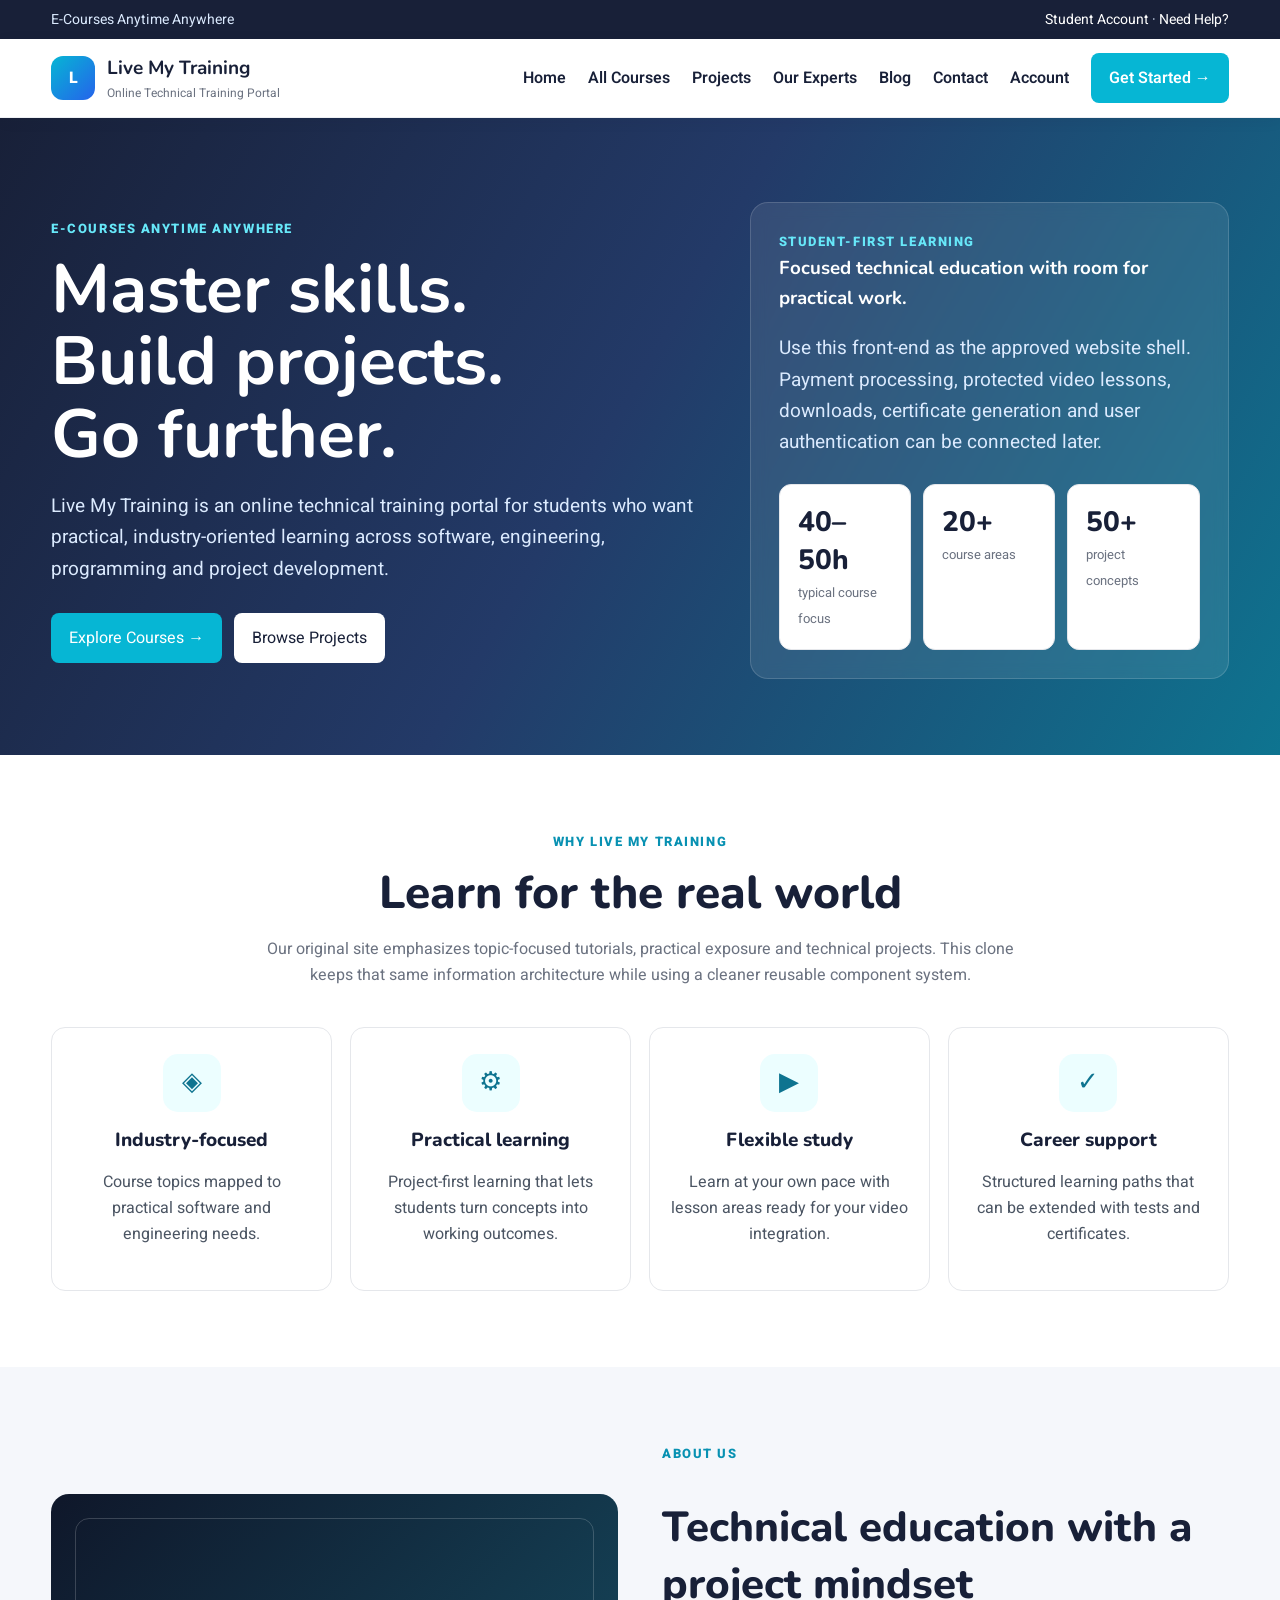
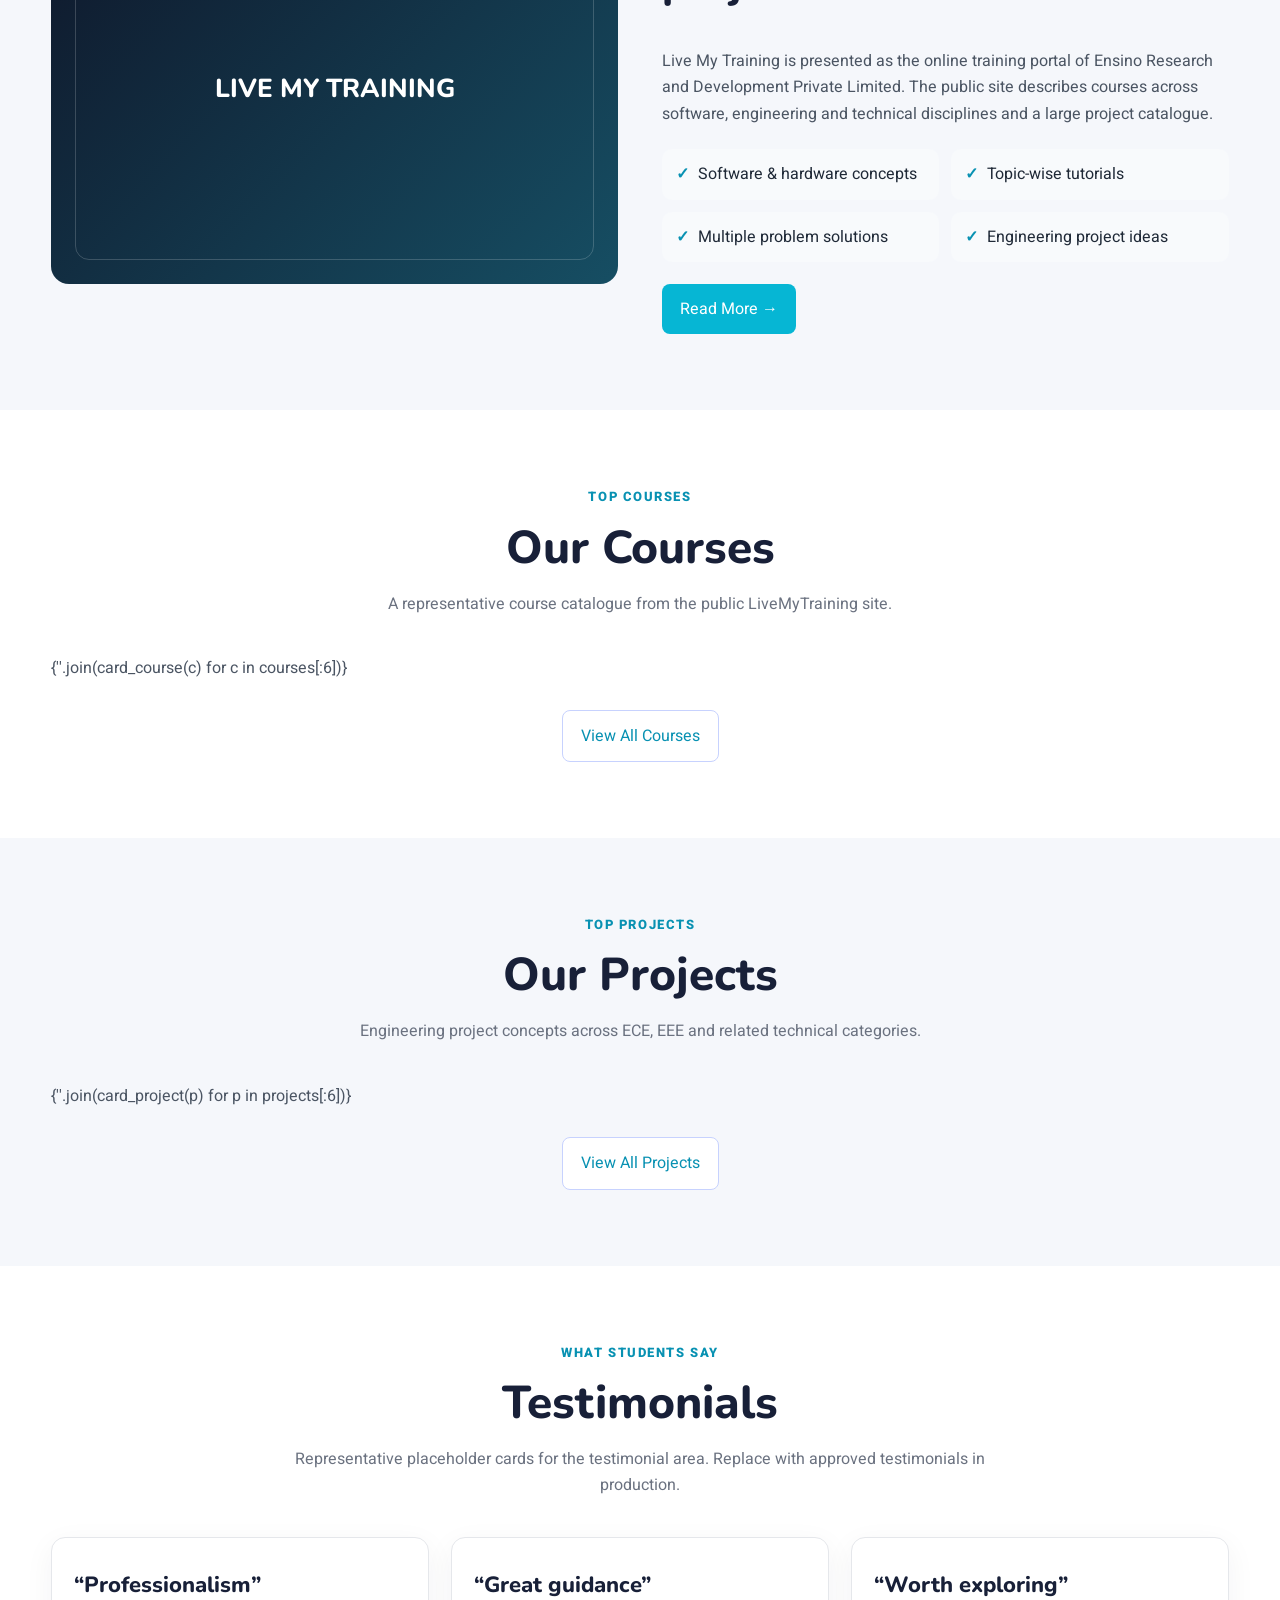
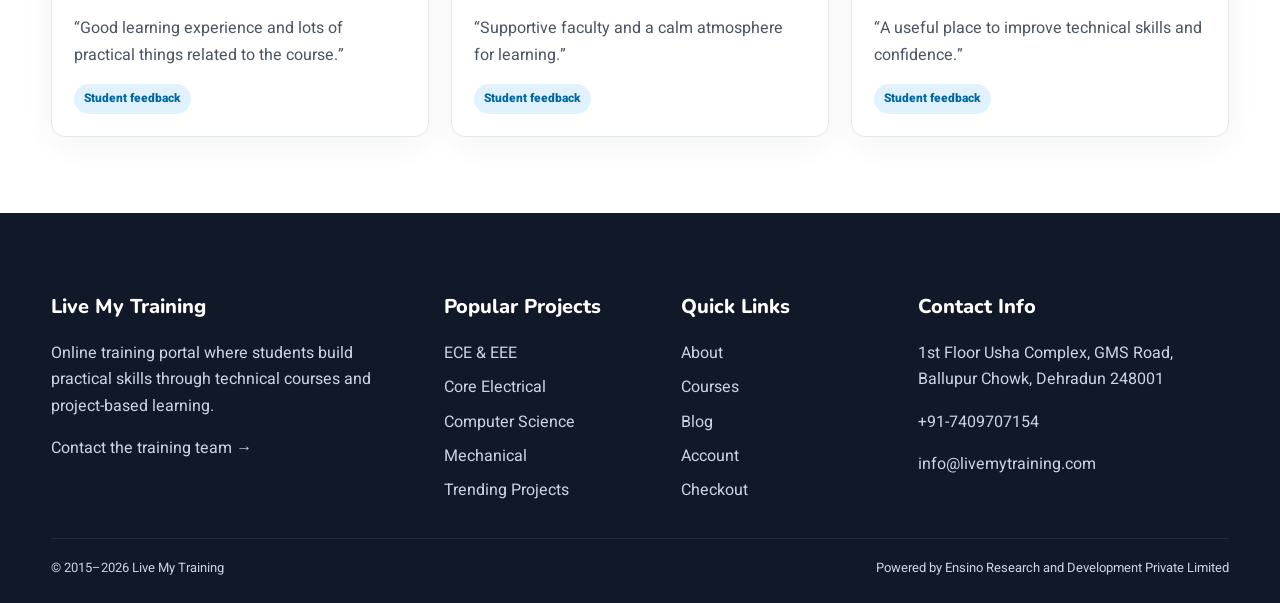
<file: index.html>
<!doctype html><html lang="en"><head><meta charset="utf-8"><meta name="viewport" content="width=device-width,initial-scale=1"><meta name="description" content="Live My Training — technical courses, engineering projects and online training."><title>Home · Live My Training</title><link rel="stylesheet" href="assets/style.css"></head><body><div class="topbar"><div class="container inner"><div>E-Courses Anytime Anywhere</div><div><a href="account.html">Student Account</a> · <a href="contact.html">Need Help?</a></div></div></div><nav class="navbar"><div class="container nav-inner"><a class="brand" href="index.html"><div class="brand-mark">L</div><div><strong>Live My Training</strong><span>Online Technical Training Portal</span></div></a><button class="menu" aria-label="Open navigation">☰</button><div class="nav-links"><a href="index.html">Home</a><a href="courses.html">All Courses</a><a href="projects.html">Projects</a><a href="experts.html">Our Experts</a><a href="blog.html">Blog</a><a href="contact.html">Contact</a><a href="account.html">Account</a><a class="nav-cta" href="courses.html">Get Started →</a></div></div></nav><header class="hero"><div class="container hero-grid"><div><div class="eyebrow">E-Courses Anytime Anywhere</div><h1>Master skills.<br>Build projects.<br>Go further.</h1><p>Live My Training is an online technical training portal for students who want practical, industry-oriented learning across software, engineering, programming and project development.</p><div class="hero-actions"><a class="btn btn-primary" href="courses.html">Explore Courses →</a><a class="btn btn-light" href="projects.html">Browse Projects</a></div></div><div class="hero-card"><div class="eyebrow">Student-first learning</div><h3>Focused technical education with room for practical work.</h3><p>Use this front-end as the approved website shell. Payment processing, protected video lessons, downloads, certificate generation and user authentication can be connected later.</p><div class="stats"><div class="stat"><strong>40–50h</strong><span>typical course focus</span></div><div class="stat"><strong>20+</strong><span>course areas</span></div><div class="stat"><strong>50+</strong><span>project concepts</span></div></div></div></div></header>
<section class="section"><div class="container"><div class="section-head"><div class="section-kicker">Why Live My Training</div><h2>Learn for the real world</h2><p>Our original site emphasizes topic-focused tutorials, practical exposure and technical projects. This clone keeps that same information architecture while using a cleaner reusable component system.</p></div><div class="icon-grid"><div class="icon-card"><div class="icon">◈</div><h3>Industry-focused</h3><p>Course topics mapped to practical software and engineering needs.</p></div><div class="icon-card"><div class="icon">⚙</div><h3>Practical learning</h3><p>Project-first learning that lets students turn concepts into working outcomes.</p></div><div class="icon-card"><div class="icon">▶</div><h3>Flexible study</h3><p>Learn at your own pace with lesson areas ready for your video integration.</p></div><div class="icon-card"><div class="icon">✓</div><h3>Career support</h3><p>Structured learning paths that can be extended with tests and certificates.</p></div></div></div></section>
<section class="section soft"><div class="container split"><div class="image-box"><div class="center">LIVE MY TRAINING</div></div><div><div class="section-kicker">About Us</div><h2 style="font:800 42px Nunito;color:var(--ink)">Technical education with a project mindset</h2><p>Live My Training is presented as the online training portal of Ensino Research and Development Private Limited. The public site describes courses across software, engineering and technical disciplines and a large project catalogue.</p><div class="checklist"><div class="check">Software & hardware concepts</div><div class="check">Topic-wise tutorials</div><div class="check">Multiple problem solutions</div><div class="check">Engineering project ideas</div></div><a class="btn btn-primary" href="about.html">Read More →</a></div></div></section>
<section class="section"><div class="container"><div class="section-head"><div class="section-kicker">Top Courses</div><h2>Our Courses</h2><p>A representative course catalogue from the public LiveMyTraining site.</p></div><div class="cards">{''.join(card_course(c) for c in courses[:6])}</div><div style="text-align:center;margin-top:28px"><a class="btn btn-outline" href="courses.html">View All Courses</a></div></div></section>
<section class="section soft"><div class="container"><div class="section-head"><div class="section-kicker">Top Projects</div><h2>Our Projects</h2><p>Engineering project concepts across ECE, EEE and related technical categories.</p></div><div class="cards">{''.join(card_project(p) for p in projects[:6])}</div><div style="text-align:center;margin-top:28px"><a class="btn btn-outline" href="projects.html">View All Projects</a></div></div></section>
<section class="section"><div class="container"><div class="section-head"><div class="section-kicker">What Students Say</div><h2>Testimonials</h2><p>Representative placeholder cards for the testimonial area. Replace with approved testimonials in production.</p></div><div class="cards"><div class="card"><div class="card-body"><h3>“Professionalism”</h3><p>“Good learning experience and lots of practical things related to the course.”</p><span class="pill">Student feedback</span></div></div><div class="card"><div class="card-body"><h3>“Great guidance”</h3><p>“Supportive faculty and a calm atmosphere for learning.”</p><span class="pill">Student feedback</span></div></div><div class="card"><div class="card-body"><h3>“Worth exploring”</h3><p>“A useful place to improve technical skills and confidence.”</p><span class="pill">Student feedback</span></div></div></div></div></section><footer class="footer"><div class="container footer-grid"><div><h3>Live My Training</h3><p>Online training portal where students build practical skills through technical courses and project-based learning.</p><p><a href="contact.html">Contact the training team →</a></p></div><div><h3>Popular Projects</h3><ul><li><a href="projects.html?cat=ECE%20%26%20EEE">ECE & EEE</a></li><li><a href="projects.html?cat=Core%20Electrical">Core Electrical</a></li><li><a href="projects.html?cat=Computer%20Science">Computer Science</a></li><li><a href="projects.html?cat=Mechanical">Mechanical</a></li><li><a href="projects.html?cat=Trending%20Projects">Trending Projects</a></li></ul></div><div><h3>Quick Links</h3><ul><li><a href="about.html">About</a></li><li><a href="courses.html">Courses</a></li><li><a href="blog.html">Blog</a></li><li><a href="account.html">Account</a></li><li><a href="checkout.html">Checkout</a></li></ul></div><div><h3>Contact Info</h3><p>1st Floor Usha Complex, GMS Road, Ballupur Chowk, Dehradun 248001</p><p>+91-7409707154</p><p>info@livemytraining.com</p></div></div><div class="container footer-bottom"><div>© 2015–2026 Live My Training</div><div>Powered by Ensino Research and Development Private Limited</div></div></footer><script src="assets/app.js"></script></body></html>
</file>
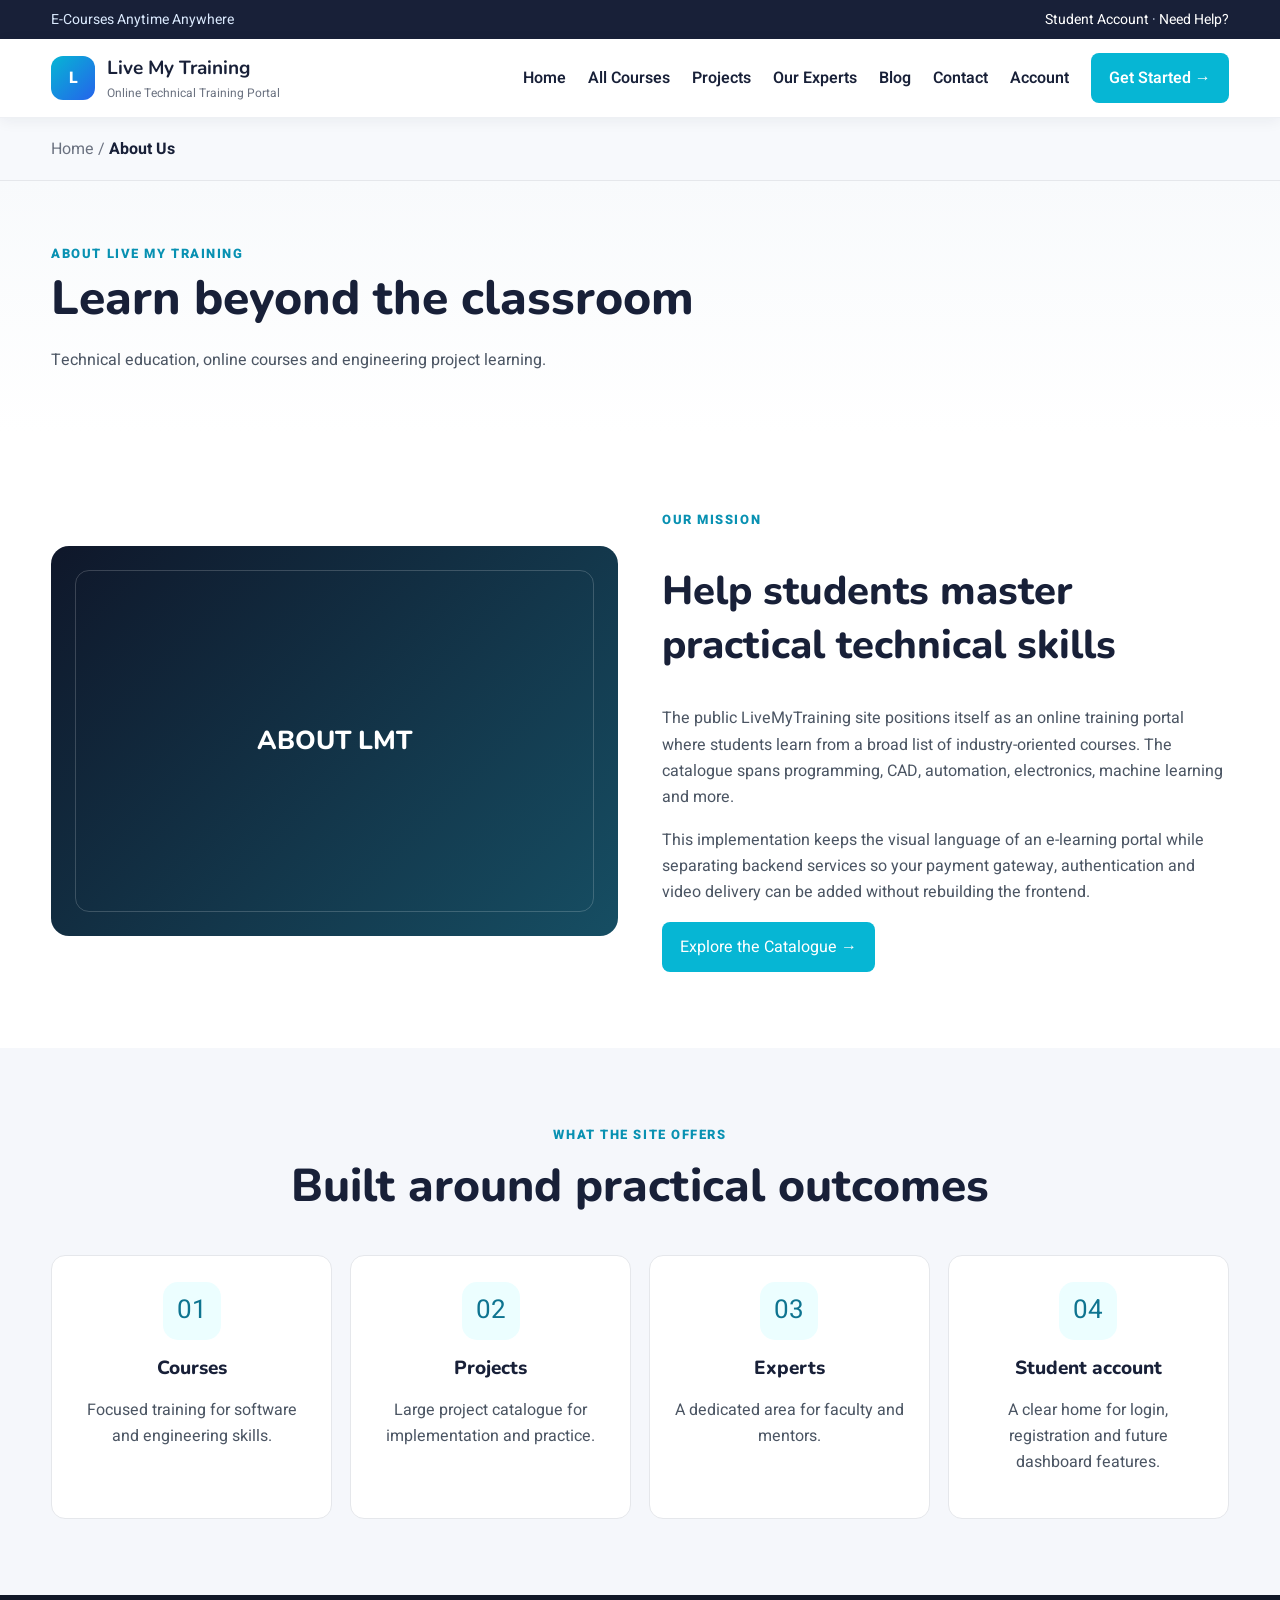
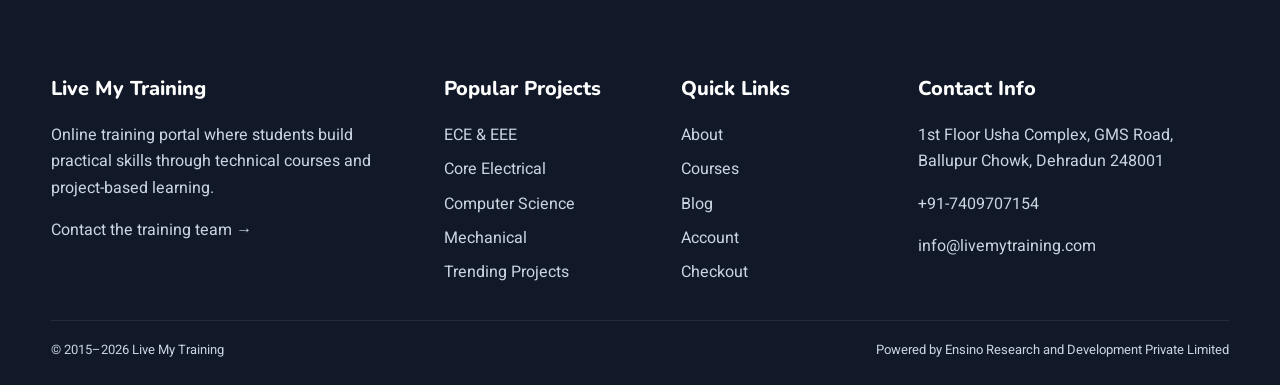
<file: about.html>
<!doctype html><html lang="en"><head><meta charset="utf-8"><meta name="viewport" content="width=device-width,initial-scale=1"><meta name="description" content="Live My Training — technical courses, engineering projects and online training."><title>About Us · Live My Training</title><link rel="stylesheet" href="assets/style.css"></head><body><div class="topbar"><div class="container inner"><div>E-Courses Anytime Anywhere</div><div><a href="account.html">Student Account</a> · <a href="contact.html">Need Help?</a></div></div></div><nav class="navbar"><div class="container nav-inner"><a class="brand" href="index.html"><div class="brand-mark">L</div><div><strong>Live My Training</strong><span>Online Technical Training Portal</span></div></a><button class="menu" aria-label="Open navigation">☰</button><div class="nav-links"><a href="index.html">Home</a><a href="courses.html">All Courses</a><a href="projects.html">Projects</a><a href="experts.html">Our Experts</a><a href="blog.html">Blog</a><a href="contact.html">Contact</a><a href="account.html">Account</a><a class="nav-cta" href="courses.html">Get Started →</a></div></div></nav><div class="breadcrumb"><div class="container">Home / <span>About Us</span></div></div><section class="page-title"><div class="container"><div class="section-kicker">About Live My Training</div><h1>Learn beyond the classroom</h1><p>Technical education, online courses and engineering project learning.</p></div></section><section class="section"><div class="container split"><div class="image-box"><div class="center">ABOUT LMT</div></div><div><div class="section-kicker">Our Mission</div><h2 style="font:800 40px Nunito;color:var(--ink)">Help students master practical technical skills</h2><p>The public LiveMyTraining site positions itself as an online training portal where students learn from a broad list of industry-oriented courses. The catalogue spans programming, CAD, automation, electronics, machine learning and more.</p><p>This implementation keeps the visual language of an e-learning portal while separating backend services so your payment gateway, authentication and video delivery can be added without rebuilding the frontend.</p><a class="btn btn-primary" href="courses.html">Explore the Catalogue →</a></div></div></section><section class="section soft"><div class="container"><div class="section-head"><div class="section-kicker">What the site offers</div><h2>Built around practical outcomes</h2></div><div class="icon-grid"><div class="icon-card"><div class="icon">01</div><h3>Courses</h3><p>Focused training for software and engineering skills.</p></div><div class="icon-card"><div class="icon">02</div><h3>Projects</h3><p>Large project catalogue for implementation and practice.</p></div><div class="icon-card"><div class="icon">03</div><h3>Experts</h3><p>A dedicated area for faculty and mentors.</p></div><div class="icon-card"><div class="icon">04</div><h3>Student account</h3><p>A clear home for login, registration and future dashboard features.</p></div></div></div></section><footer class="footer"><div class="container footer-grid"><div><h3>Live My Training</h3><p>Online training portal where students build practical skills through technical courses and project-based learning.</p><p><a href="contact.html">Contact the training team →</a></p></div><div><h3>Popular Projects</h3><ul><li><a href="projects.html?cat=ECE%20%26%20EEE">ECE & EEE</a></li><li><a href="projects.html?cat=Core%20Electrical">Core Electrical</a></li><li><a href="projects.html?cat=Computer%20Science">Computer Science</a></li><li><a href="projects.html?cat=Mechanical">Mechanical</a></li><li><a href="projects.html?cat=Trending%20Projects">Trending Projects</a></li></ul></div><div><h3>Quick Links</h3><ul><li><a href="about.html">About</a></li><li><a href="courses.html">Courses</a></li><li><a href="blog.html">Blog</a></li><li><a href="account.html">Account</a></li><li><a href="checkout.html">Checkout</a></li></ul></div><div><h3>Contact Info</h3><p>1st Floor Usha Complex, GMS Road, Ballupur Chowk, Dehradun 248001</p><p>+91-7409707154</p><p>info@livemytraining.com</p></div></div><div class="container footer-bottom"><div>© 2015–2026 Live My Training</div><div>Powered by Ensino Research and Development Private Limited</div></div></footer><script src="assets/app.js"></script></body></html>
</file>
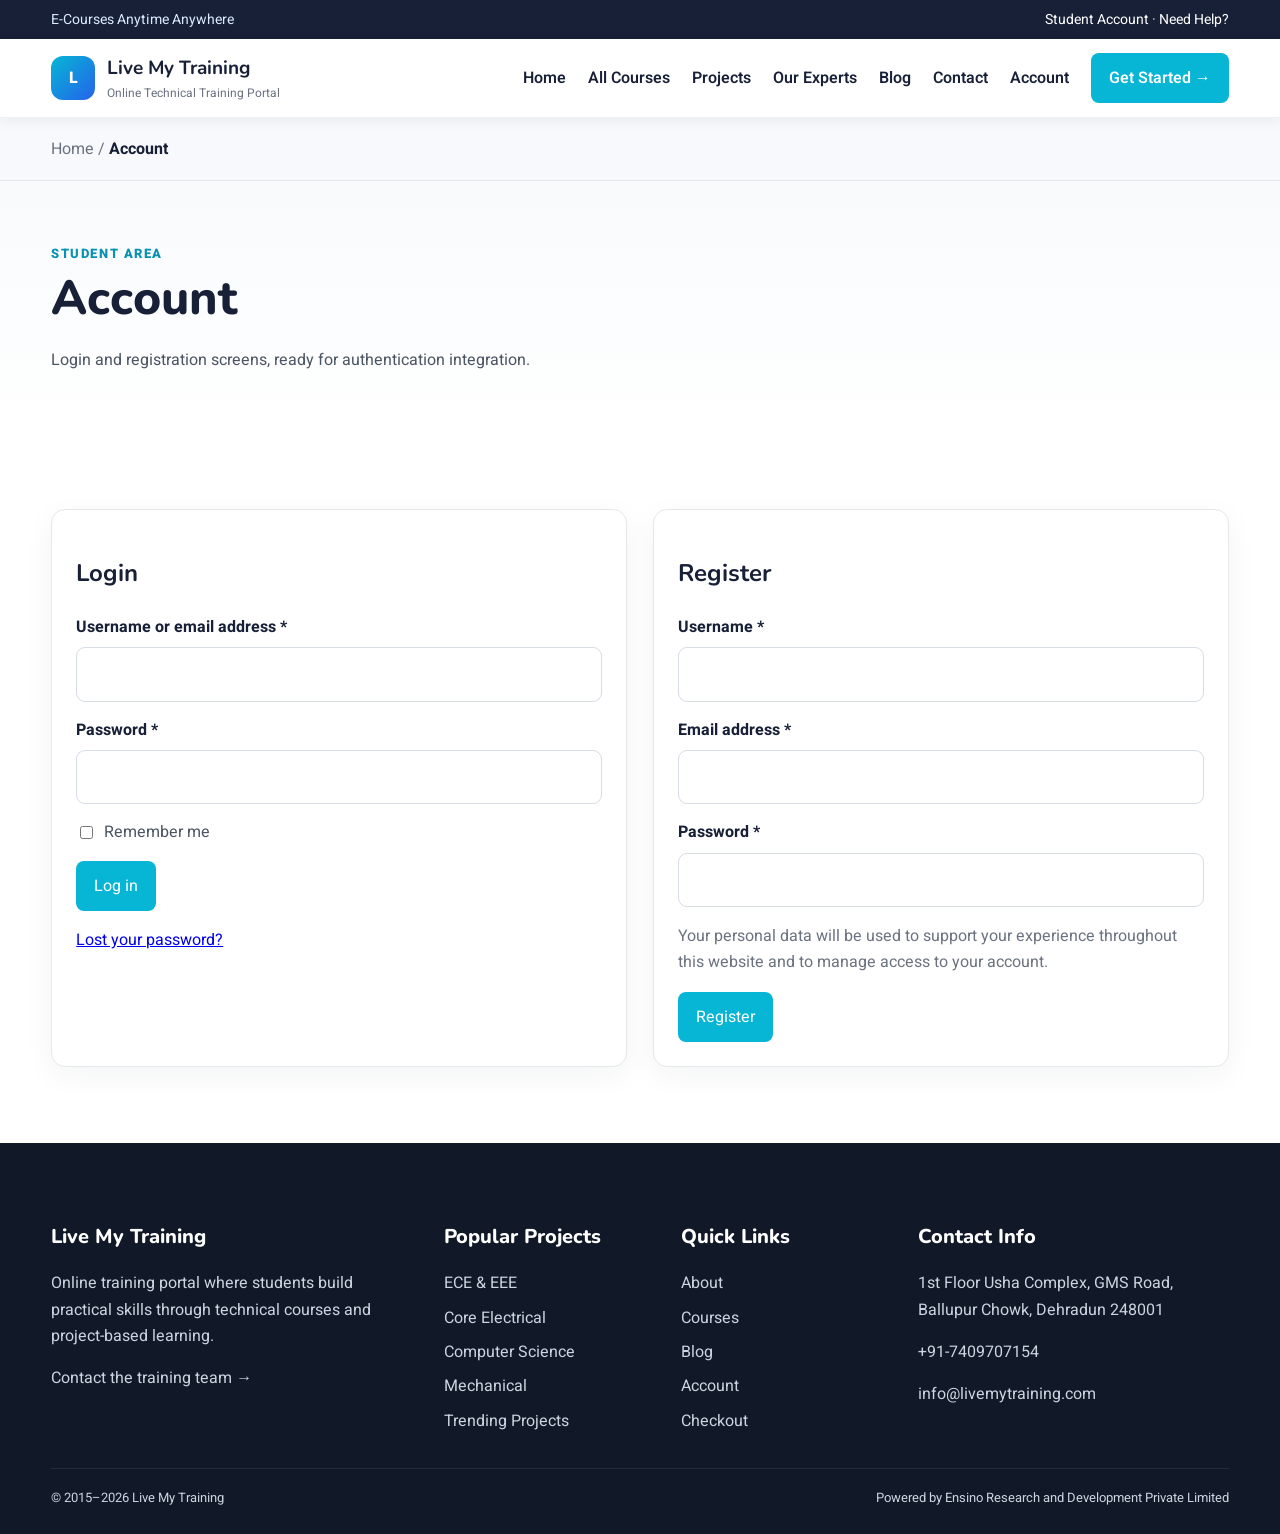
<file: account.html>
<!doctype html><html lang="en"><head><meta charset="utf-8"><meta name="viewport" content="width=device-width,initial-scale=1"><meta name="description" content="Live My Training — technical courses, engineering projects and online training."><title>Account · Live My Training</title><link rel="stylesheet" href="assets/style.css"></head><body><div class="topbar"><div class="container inner"><div>E-Courses Anytime Anywhere</div><div><a href="account.html">Student Account</a> · <a href="contact.html">Need Help?</a></div></div></div><nav class="navbar"><div class="container nav-inner"><a class="brand" href="index.html"><div class="brand-mark">L</div><div><strong>Live My Training</strong><span>Online Technical Training Portal</span></div></a><button class="menu" aria-label="Open navigation">☰</button><div class="nav-links"><a href="index.html">Home</a><a href="courses.html">All Courses</a><a href="projects.html">Projects</a><a href="experts.html">Our Experts</a><a href="blog.html">Blog</a><a href="contact.html">Contact</a><a href="account.html">Account</a><a class="nav-cta" href="courses.html">Get Started →</a></div></div></nav><div class="breadcrumb"><div class="container">Home / <span>Account</span></div></div><section class="page-title"><div class="container"><div class="section-kicker">Student Area</div><h1>Account</h1><p>Login and registration screens, ready for authentication integration.</p></div></section><section class="section"><div class="container account-grid"><div class="panel"><h2>Login</h2><form onsubmit="event.preventDefault();toast('Login placeholder — connect authentication backend.');"><div class="field"><label>Username or email address *</label><input required></div><div class="field" style="margin-top:15px"><label>Password *</label><input type="password" required></div><div style="margin:15px 0;display:flex;align-items:center;gap:8px"><input type="checkbox" id="remember"><label for="remember">Remember me</label></div><button class="btn btn-primary" type="submit">Log in</button></form><p><a href="account.html">Lost your password?</a></p></div><div class="panel"><h2>Register</h2><form onsubmit="event.preventDefault();toast('Registration placeholder — connect authentication backend.');"><div class="field"><label>Username *</label><input required></div><div class="field" style="margin-top:15px"><label>Email address *</label><input type="email" required></div><div class="field" style="margin-top:15px"><label>Password *</label><input type="password" required></div><p class="muted">Your personal data will be used to support your experience throughout this website and to manage access to your account.</p><button class="btn btn-primary" type="submit">Register</button></form></div></div></section><footer class="footer"><div class="container footer-grid"><div><h3>Live My Training</h3><p>Online training portal where students build practical skills through technical courses and project-based learning.</p><p><a href="contact.html">Contact the training team →</a></p></div><div><h3>Popular Projects</h3><ul><li><a href="projects.html?cat=ECE%20%26%20EEE">ECE & EEE</a></li><li><a href="projects.html?cat=Core%20Electrical">Core Electrical</a></li><li><a href="projects.html?cat=Computer%20Science">Computer Science</a></li><li><a href="projects.html?cat=Mechanical">Mechanical</a></li><li><a href="projects.html?cat=Trending%20Projects">Trending Projects</a></li></ul></div><div><h3>Quick Links</h3><ul><li><a href="about.html">About</a></li><li><a href="courses.html">Courses</a></li><li><a href="blog.html">Blog</a></li><li><a href="account.html">Account</a></li><li><a href="checkout.html">Checkout</a></li></ul></div><div><h3>Contact Info</h3><p>1st Floor Usha Complex, GMS Road, Ballupur Chowk, Dehradun 248001</p><p>+91-7409707154</p><p>info@livemytraining.com</p></div></div><div class="container footer-bottom"><div>© 2015–2026 Live My Training</div><div>Powered by Ensino Research and Development Private Limited</div></div></footer><script src="assets/app.js"></script></body></html>
</file>
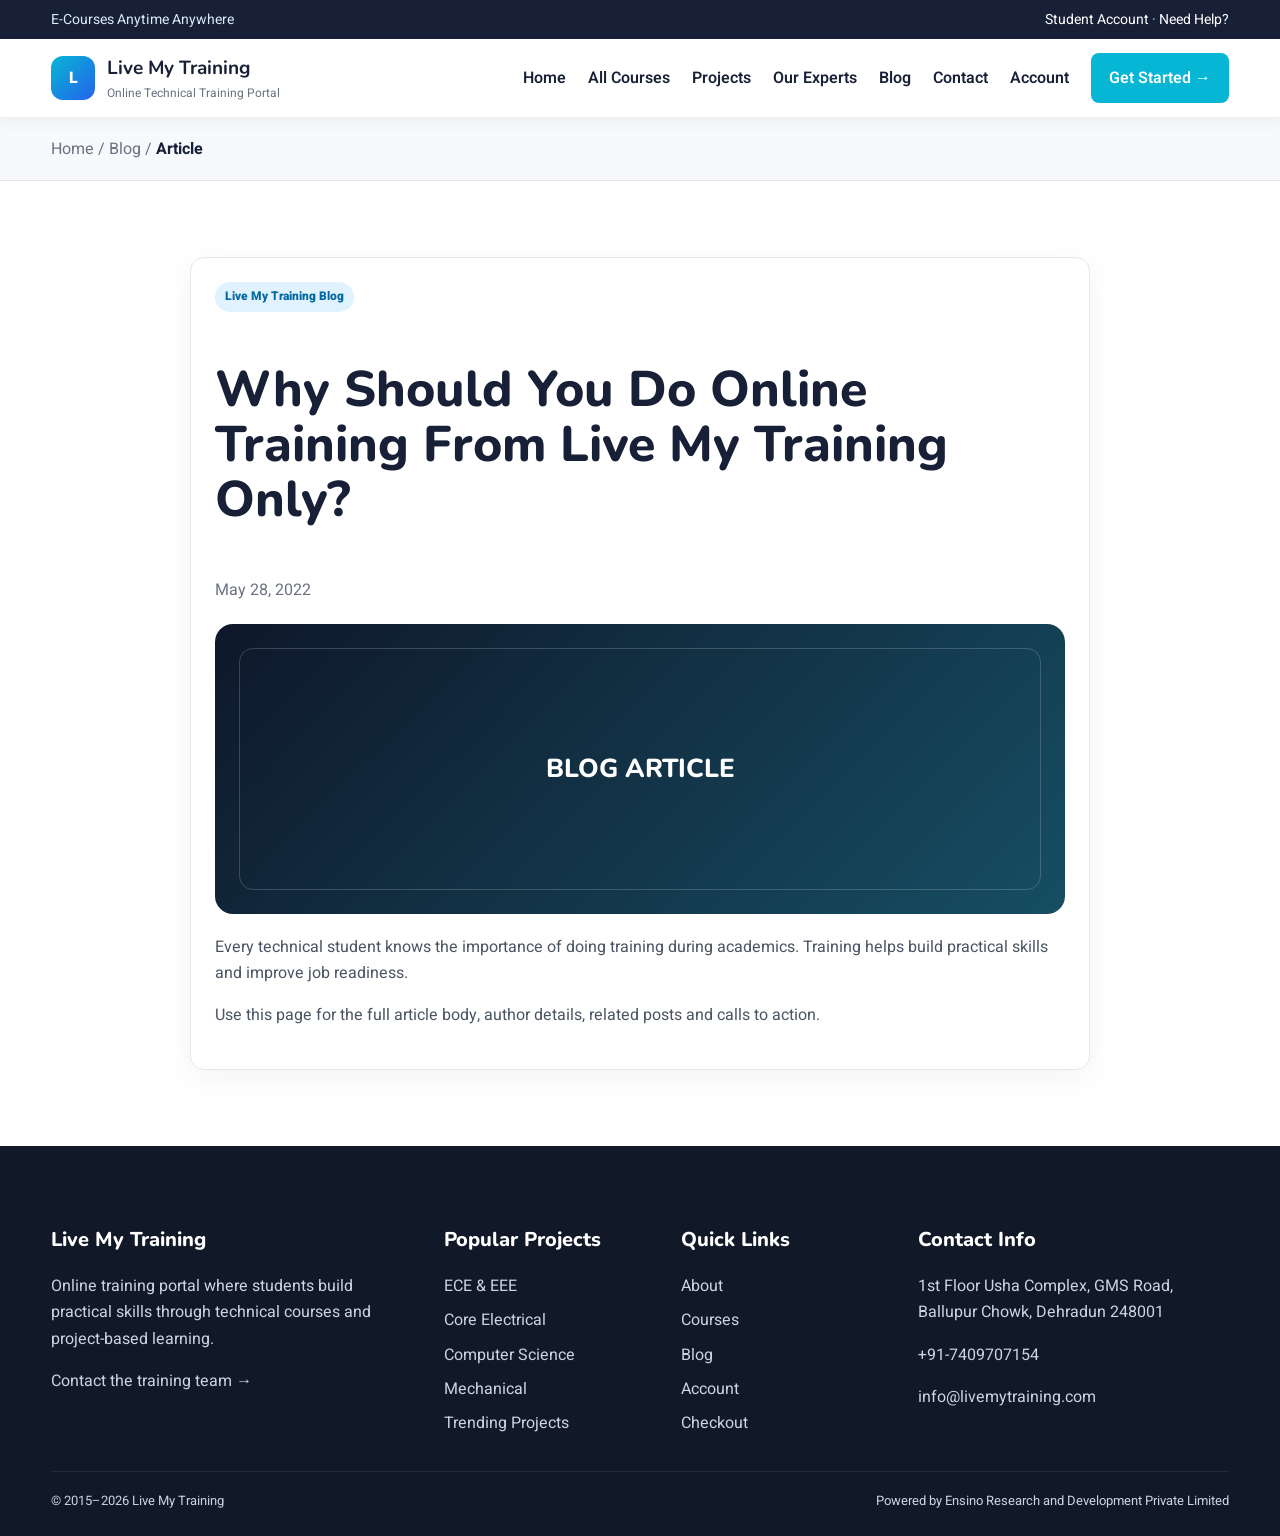
<file: blog-post.html>
<!doctype html><html lang="en"><head><meta charset="utf-8"><meta name="viewport" content="width=device-width,initial-scale=1"><meta name="description" content="Live My Training — technical courses, engineering projects and online training."><title>Blog Article · Live My Training</title><link rel="stylesheet" href="assets/style.css"></head><body><div class="topbar"><div class="container inner"><div>E-Courses Anytime Anywhere</div><div><a href="account.html">Student Account</a> · <a href="contact.html">Need Help?</a></div></div></div><nav class="navbar"><div class="container nav-inner"><a class="brand" href="index.html"><div class="brand-mark">L</div><div><strong>Live My Training</strong><span>Online Technical Training Portal</span></div></a><button class="menu" aria-label="Open navigation">☰</button><div class="nav-links"><a href="index.html">Home</a><a href="courses.html">All Courses</a><a href="projects.html">Projects</a><a href="experts.html">Our Experts</a><a href="blog.html">Blog</a><a href="contact.html">Contact</a><a href="account.html">Account</a><a class="nav-cta" href="courses.html">Get Started →</a></div></div></nav><div class="breadcrumb"><div class="container">Home / Blog / <span>Article</span></div></div><section class="section"><div class="container" style="max-width:900px"><article class="panel"><span class="pill">Live My Training Blog</span><h1 id="postTitle" style="font:800 50px Nunito;color:var(--ink);line-height:1.1">Blog Article</h1><p class="muted" id="postDate">May 28, 2022</p><div class="image-box" style="min-height:290px;margin:20px 0"><div class="center">BLOG ARTICLE</div></div><p id="postCopy">This article area is ready for the approved content to be entered into the clone.</p><p>Use this page for the full article body, author details, related posts and calls to action.</p></article></div></section><script>const posts=[["Why Should You Do Online Training From Live My Training Only?", "May 28, 2022", "Every technical student knows the importance of doing training during academics. Training helps build practical skills and improve job readiness."], ["How Project-Based Learning Builds Engineering Skills", "May 12, 2022", "A structured project can connect concepts, tools and problem solving in one practical learning loop."], ["Choosing the Right Technical Course for Your Career", "April 28, 2022", "Compare goals, prerequisites, software exposure and project depth before selecting a course."]];document.addEventListener('DOMContentLoaded',()=>{const i=parseInt(new URLSearchParams(location.search).get('post')||'0');const p=posts[i]||posts[0];document.getElementById('postTitle').textContent=p[0];document.getElementById('postDate').textContent=p[1];document.getElementById('postCopy').textContent=p[2]});</script><footer class="footer"><div class="container footer-grid"><div><h3>Live My Training</h3><p>Online training portal where students build practical skills through technical courses and project-based learning.</p><p><a href="contact.html">Contact the training team →</a></p></div><div><h3>Popular Projects</h3><ul><li><a href="projects.html?cat=ECE%20%26%20EEE">ECE & EEE</a></li><li><a href="projects.html?cat=Core%20Electrical">Core Electrical</a></li><li><a href="projects.html?cat=Computer%20Science">Computer Science</a></li><li><a href="projects.html?cat=Mechanical">Mechanical</a></li><li><a href="projects.html?cat=Trending%20Projects">Trending Projects</a></li></ul></div><div><h3>Quick Links</h3><ul><li><a href="about.html">About</a></li><li><a href="courses.html">Courses</a></li><li><a href="blog.html">Blog</a></li><li><a href="account.html">Account</a></li><li><a href="checkout.html">Checkout</a></li></ul></div><div><h3>Contact Info</h3><p>1st Floor Usha Complex, GMS Road, Ballupur Chowk, Dehradun 248001</p><p>+91-7409707154</p><p>info@livemytraining.com</p></div></div><div class="container footer-bottom"><div>© 2015–2026 Live My Training</div><div>Powered by Ensino Research and Development Private Limited</div></div></footer><script src="assets/app.js"></script></body></html>
</file>
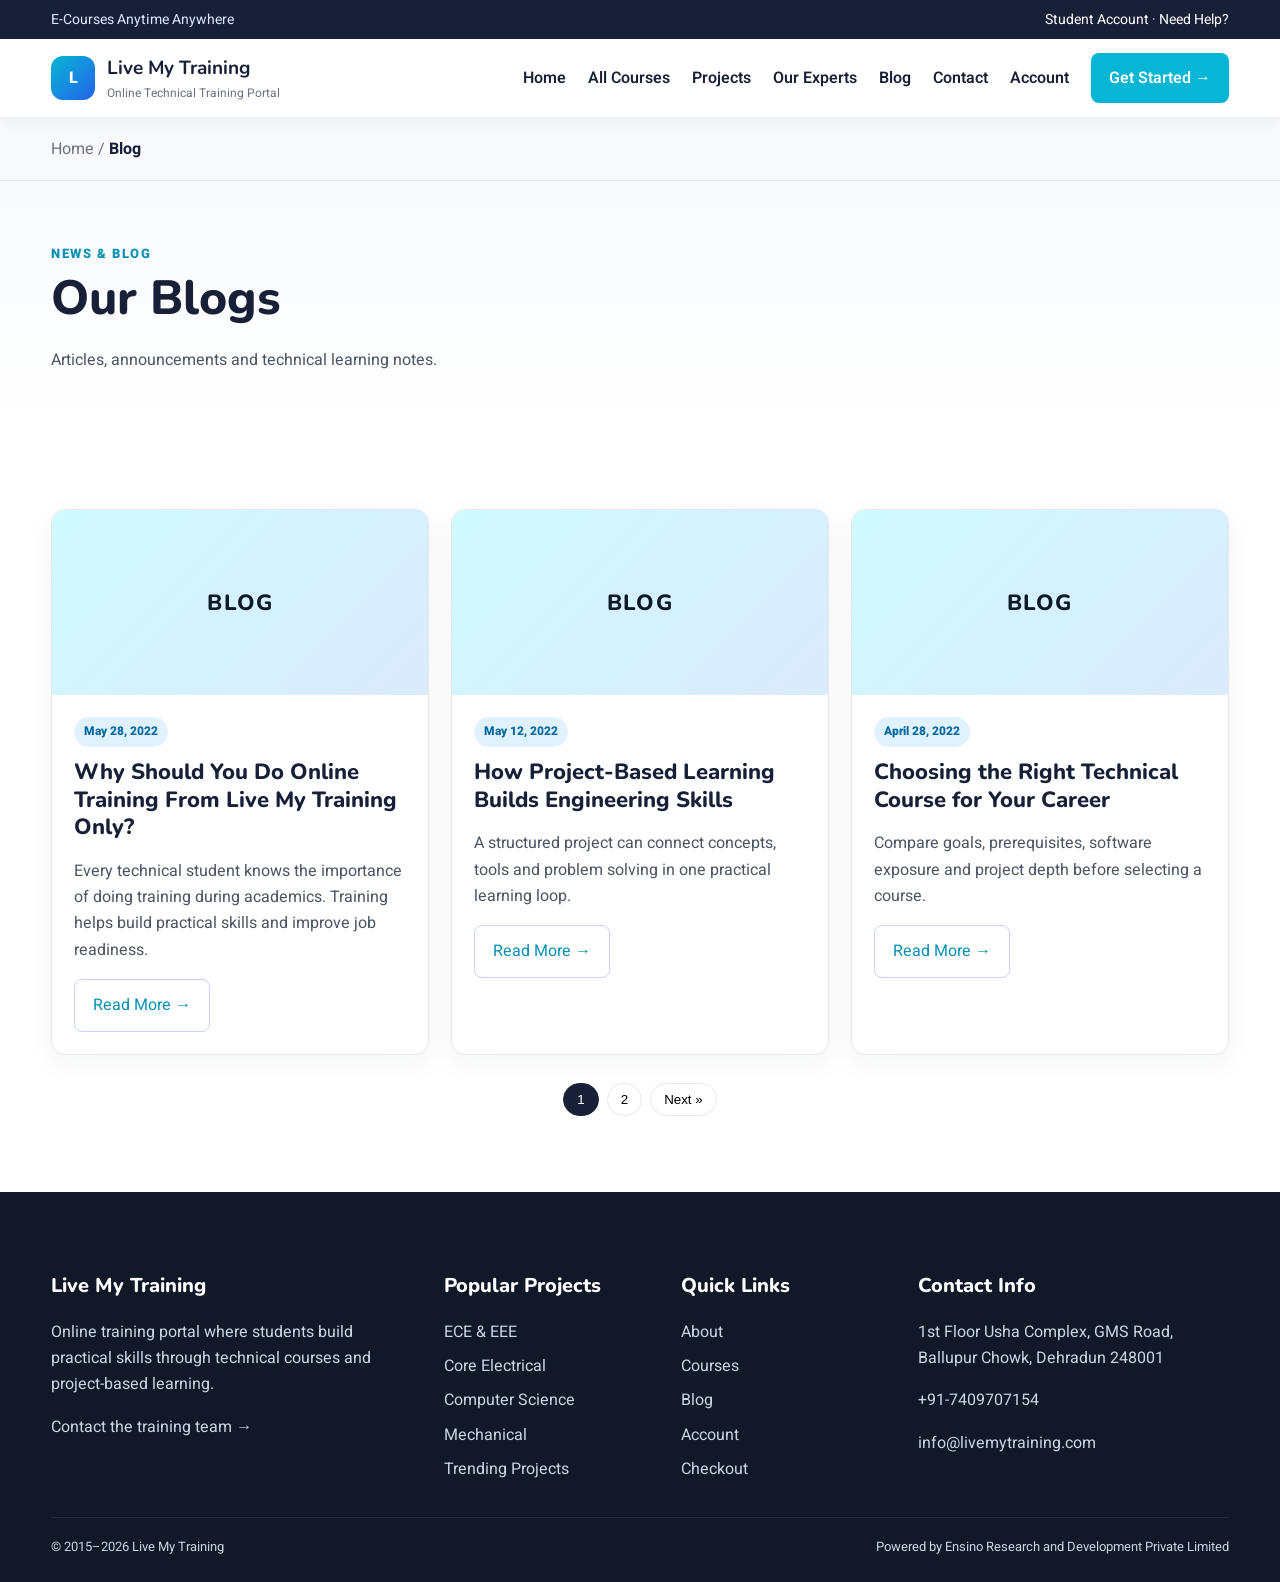
<file: blog.html>
<!doctype html><html lang="en"><head><meta charset="utf-8"><meta name="viewport" content="width=device-width,initial-scale=1"><meta name="description" content="Live My Training — technical courses, engineering projects and online training."><title>Blog · Live My Training</title><link rel="stylesheet" href="assets/style.css"></head><body><div class="topbar"><div class="container inner"><div>E-Courses Anytime Anywhere</div><div><a href="account.html">Student Account</a> · <a href="contact.html">Need Help?</a></div></div></div><nav class="navbar"><div class="container nav-inner"><a class="brand" href="index.html"><div class="brand-mark">L</div><div><strong>Live My Training</strong><span>Online Technical Training Portal</span></div></a><button class="menu" aria-label="Open navigation">☰</button><div class="nav-links"><a href="index.html">Home</a><a href="courses.html">All Courses</a><a href="projects.html">Projects</a><a href="experts.html">Our Experts</a><a href="blog.html">Blog</a><a href="contact.html">Contact</a><a href="account.html">Account</a><a class="nav-cta" href="courses.html">Get Started →</a></div></div></nav><div class="breadcrumb"><div class="container">Home / <span>Blog</span></div></div><section class="page-title"><div class="container"><div class="section-kicker">News & Blog</div><h1>Our Blogs</h1><p>Articles, announcements and technical learning notes.</p></div></section><section class="section"><div class="container"><div class="cards"><article class="card"><div class="thumb">BLOG</div><div class="card-body"><span class="pill">May 28, 2022</span><h3>Why Should You Do Online Training From Live My Training Only?</h3><p>Every technical student knows the importance of doing training during academics. Training helps build practical skills and improve job readiness.</p><a class="btn btn-outline" href="blog-post.html?post=0">Read More →</a></div></article><article class="card"><div class="thumb">BLOG</div><div class="card-body"><span class="pill">May 12, 2022</span><h3>How Project-Based Learning Builds Engineering Skills</h3><p>A structured project can connect concepts, tools and problem solving in one practical learning loop.</p><a class="btn btn-outline" href="blog-post.html?post=1">Read More →</a></div></article><article class="card"><div class="thumb">BLOG</div><div class="card-body"><span class="pill">April 28, 2022</span><h3>Choosing the Right Technical Course for Your Career</h3><p>Compare goals, prerequisites, software exposure and project depth before selecting a course.</p><a class="btn btn-outline" href="blog-post.html?post=2">Read More →</a></div></article></div><div style="display:flex;justify-content:center;gap:8px;margin-top:28px"><button class="filter active">1</button><button class="filter" data-placeholder="Pagination is ready for backend/CMS wiring.">2</button><button class="filter" data-placeholder="Pagination is ready for backend/CMS wiring.">Next »</button></div></div></section><footer class="footer"><div class="container footer-grid"><div><h3>Live My Training</h3><p>Online training portal where students build practical skills through technical courses and project-based learning.</p><p><a href="contact.html">Contact the training team →</a></p></div><div><h3>Popular Projects</h3><ul><li><a href="projects.html?cat=ECE%20%26%20EEE">ECE & EEE</a></li><li><a href="projects.html?cat=Core%20Electrical">Core Electrical</a></li><li><a href="projects.html?cat=Computer%20Science">Computer Science</a></li><li><a href="projects.html?cat=Mechanical">Mechanical</a></li><li><a href="projects.html?cat=Trending%20Projects">Trending Projects</a></li></ul></div><div><h3>Quick Links</h3><ul><li><a href="about.html">About</a></li><li><a href="courses.html">Courses</a></li><li><a href="blog.html">Blog</a></li><li><a href="account.html">Account</a></li><li><a href="checkout.html">Checkout</a></li></ul></div><div><h3>Contact Info</h3><p>1st Floor Usha Complex, GMS Road, Ballupur Chowk, Dehradun 248001</p><p>+91-7409707154</p><p>info@livemytraining.com</p></div></div><div class="container footer-bottom"><div>© 2015–2026 Live My Training</div><div>Powered by Ensino Research and Development Private Limited</div></div></footer><script src="assets/app.js"></script></body></html>
</file>
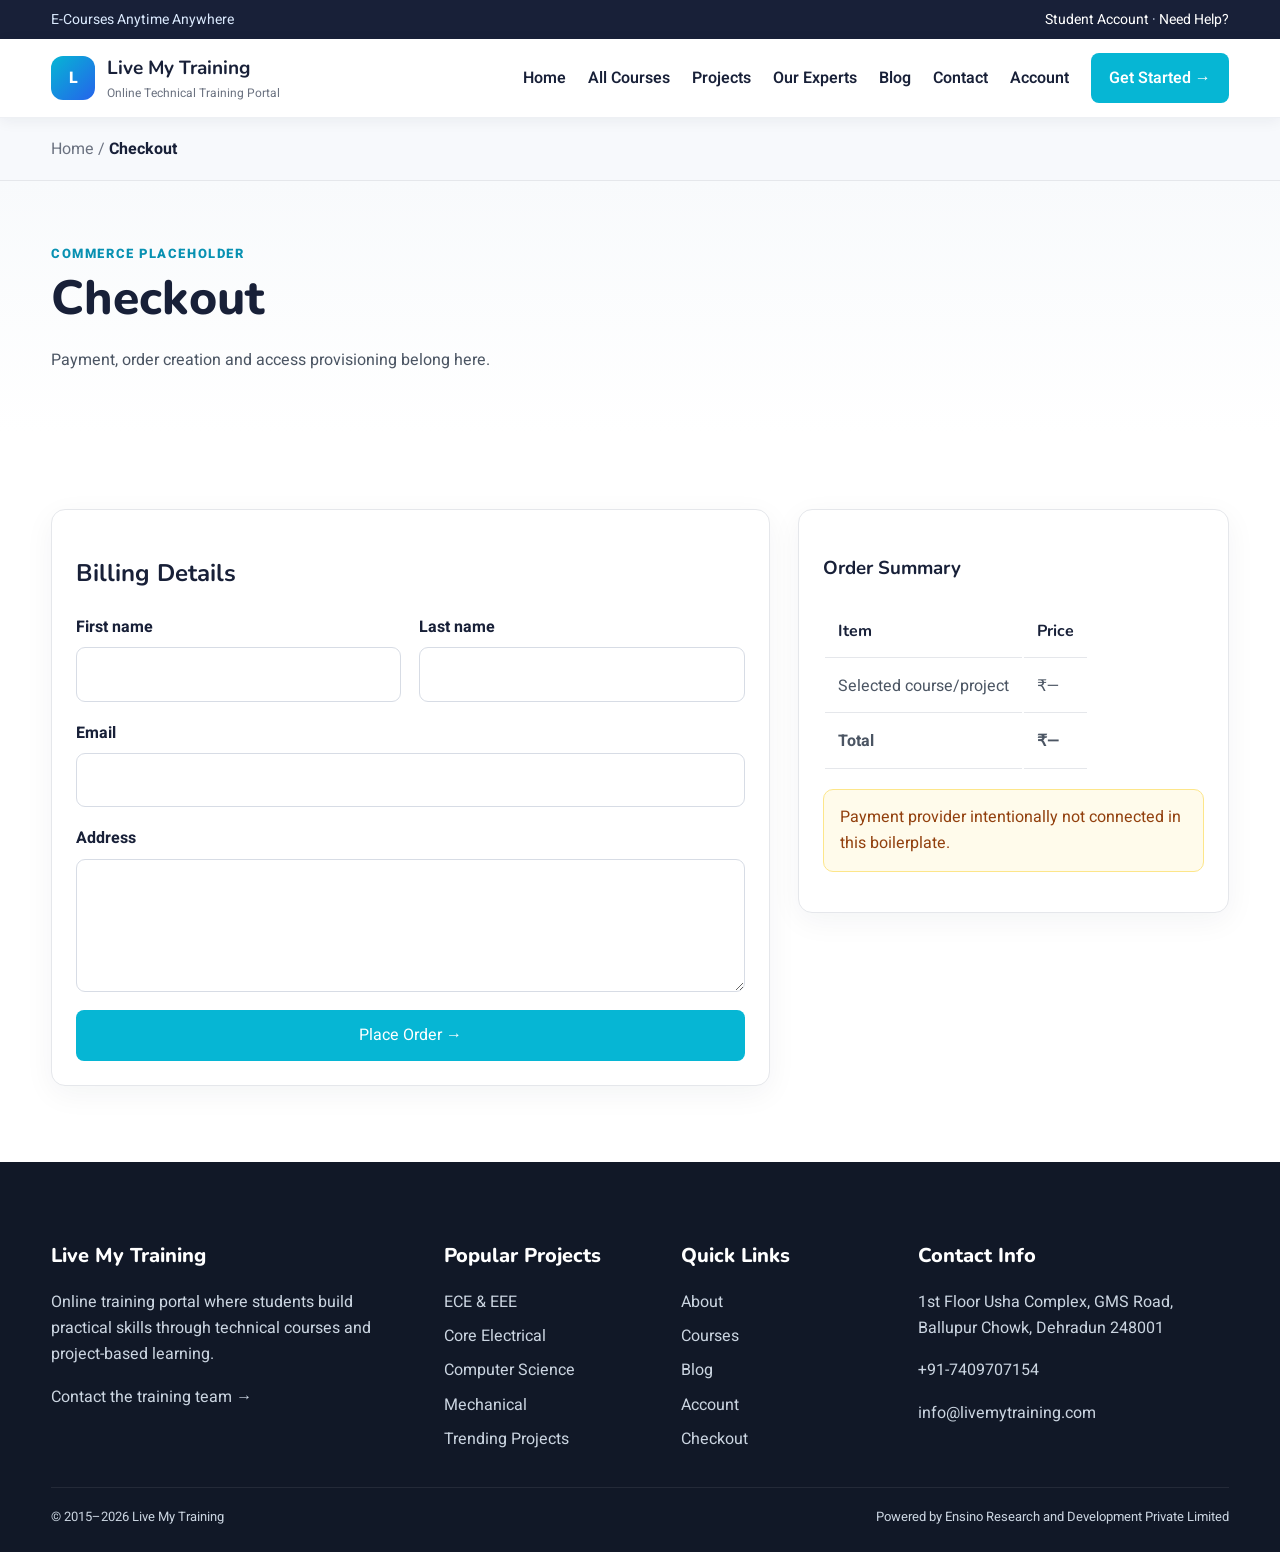
<file: checkout.html>
<!doctype html><html lang="en"><head><meta charset="utf-8"><meta name="viewport" content="width=device-width,initial-scale=1"><meta name="description" content="Live My Training — technical courses, engineering projects and online training."><title>Checkout · Live My Training</title><link rel="stylesheet" href="assets/style.css"></head><body><div class="topbar"><div class="container inner"><div>E-Courses Anytime Anywhere</div><div><a href="account.html">Student Account</a> · <a href="contact.html">Need Help?</a></div></div></div><nav class="navbar"><div class="container nav-inner"><a class="brand" href="index.html"><div class="brand-mark">L</div><div><strong>Live My Training</strong><span>Online Technical Training Portal</span></div></a><button class="menu" aria-label="Open navigation">☰</button><div class="nav-links"><a href="index.html">Home</a><a href="courses.html">All Courses</a><a href="projects.html">Projects</a><a href="experts.html">Our Experts</a><a href="blog.html">Blog</a><a href="contact.html">Contact</a><a href="account.html">Account</a><a class="nav-cta" href="courses.html">Get Started →</a></div></div></nav><div class="breadcrumb"><div class="container">Home / <span>Checkout</span></div></div><section class="page-title"><div class="container"><div class="section-kicker">Commerce Placeholder</div><h1>Checkout</h1><p>Payment, order creation and access provisioning belong here.</p></div></section><section class="section"><div class="container detail"><div class="panel"><h2>Billing Details</h2><form class="form-grid" onsubmit="event.preventDefault();toast('Checkout placeholder — connect your payment provider and order API.');"><div class="field"><label>First name</label><input required></div><div class="field"><label>Last name</label><input required></div><div class="field full"><label>Email</label><input type="email" required></div><div class="field full"><label>Address</label><textarea rows="4"></textarea></div><div class="field full"><button class="btn btn-primary" type="submit">Place Order →</button></div></form></div><aside class="panel"><h3>Order Summary</h3><div class="simple-table"><table><tr><th>Item</th><th>Price</th></tr><tr><td>Selected course/project</td><td>₹—</td></tr><tr><td><strong>Total</strong></td><td><strong>₹—</strong></td></tr></table></div><p class="notice" style="margin-top:18px">Payment provider intentionally not connected in this boilerplate.</p></aside></div></section><footer class="footer"><div class="container footer-grid"><div><h3>Live My Training</h3><p>Online training portal where students build practical skills through technical courses and project-based learning.</p><p><a href="contact.html">Contact the training team →</a></p></div><div><h3>Popular Projects</h3><ul><li><a href="projects.html?cat=ECE%20%26%20EEE">ECE & EEE</a></li><li><a href="projects.html?cat=Core%20Electrical">Core Electrical</a></li><li><a href="projects.html?cat=Computer%20Science">Computer Science</a></li><li><a href="projects.html?cat=Mechanical">Mechanical</a></li><li><a href="projects.html?cat=Trending%20Projects">Trending Projects</a></li></ul></div><div><h3>Quick Links</h3><ul><li><a href="about.html">About</a></li><li><a href="courses.html">Courses</a></li><li><a href="blog.html">Blog</a></li><li><a href="account.html">Account</a></li><li><a href="checkout.html">Checkout</a></li></ul></div><div><h3>Contact Info</h3><p>1st Floor Usha Complex, GMS Road, Ballupur Chowk, Dehradun 248001</p><p>+91-7409707154</p><p>info@livemytraining.com</p></div></div><div class="container footer-bottom"><div>© 2015–2026 Live My Training</div><div>Powered by Ensino Research and Development Private Limited</div></div></footer><script src="assets/app.js"></script></body></html>
</file>
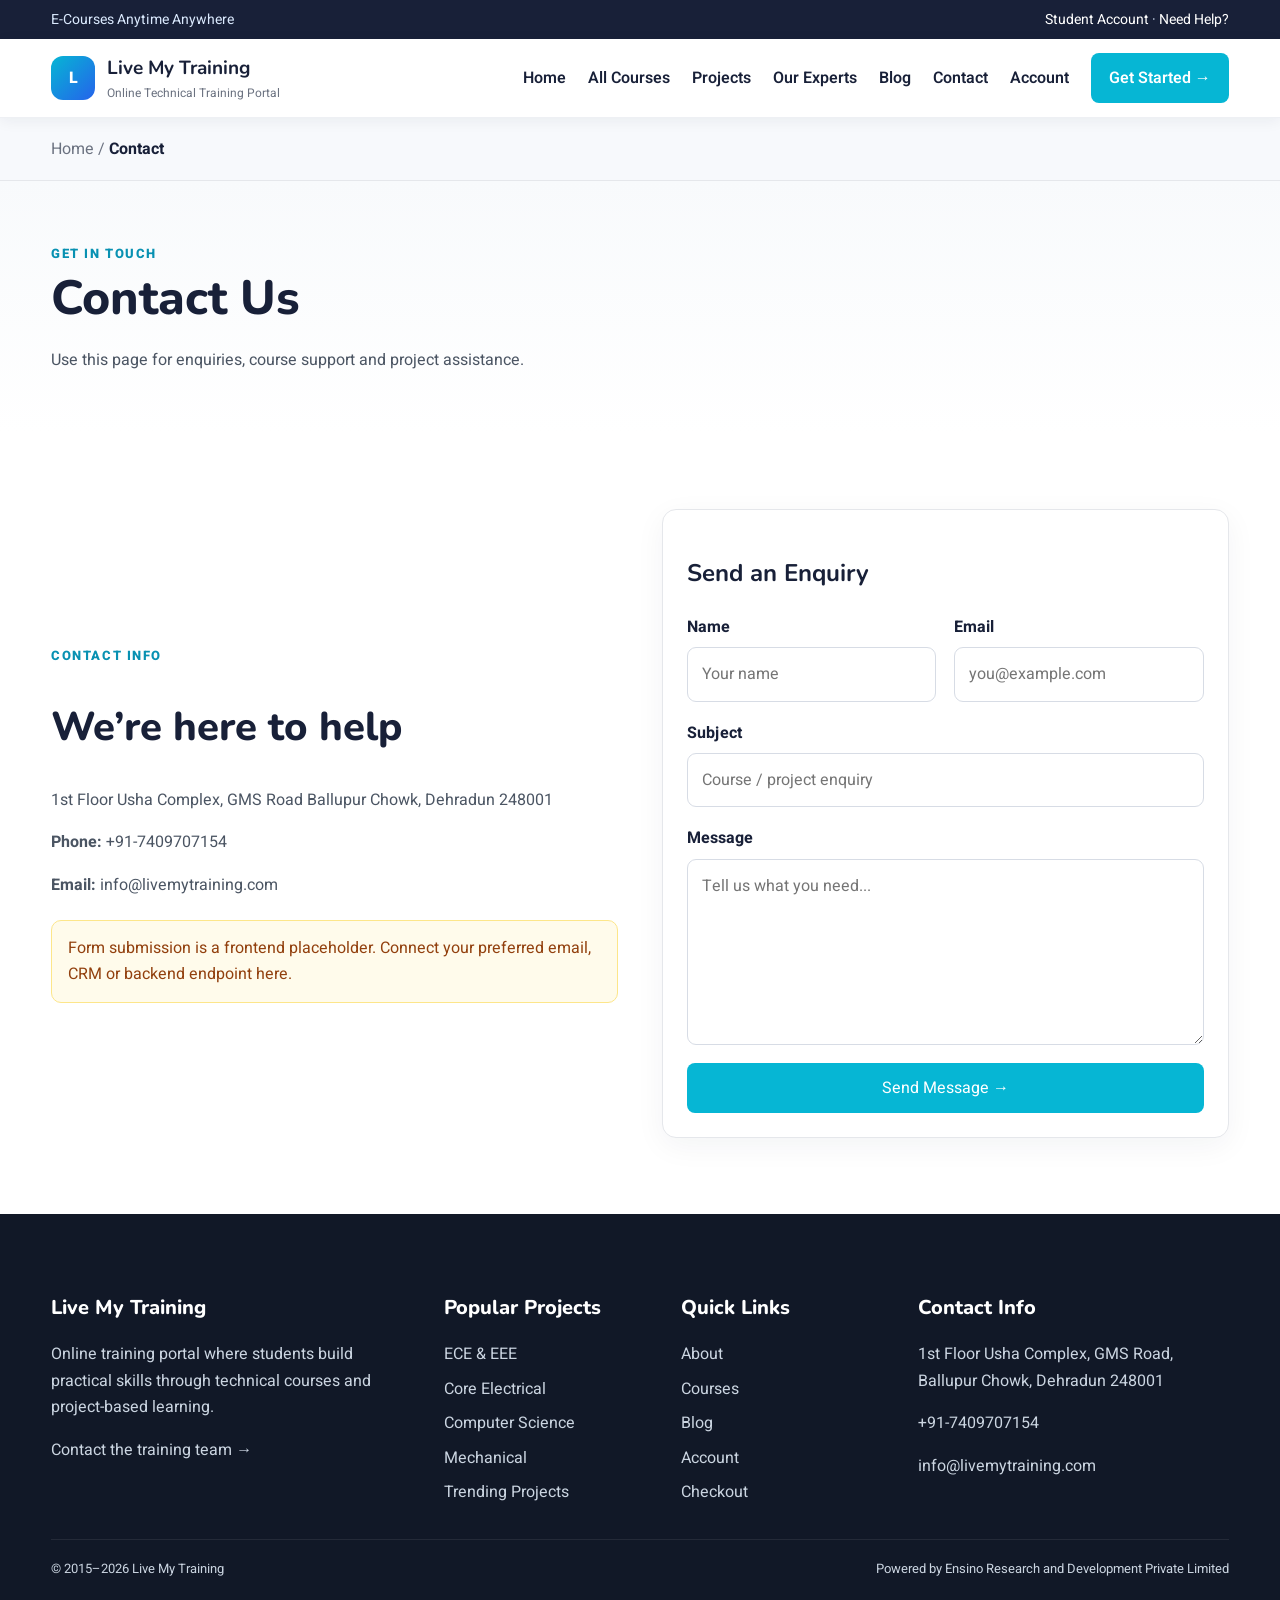
<file: contact.html>
<!doctype html><html lang="en"><head><meta charset="utf-8"><meta name="viewport" content="width=device-width,initial-scale=1"><meta name="description" content="Live My Training — technical courses, engineering projects and online training."><title>Contact · Live My Training</title><link rel="stylesheet" href="assets/style.css"></head><body><div class="topbar"><div class="container inner"><div>E-Courses Anytime Anywhere</div><div><a href="account.html">Student Account</a> · <a href="contact.html">Need Help?</a></div></div></div><nav class="navbar"><div class="container nav-inner"><a class="brand" href="index.html"><div class="brand-mark">L</div><div><strong>Live My Training</strong><span>Online Technical Training Portal</span></div></a><button class="menu" aria-label="Open navigation">☰</button><div class="nav-links"><a href="index.html">Home</a><a href="courses.html">All Courses</a><a href="projects.html">Projects</a><a href="experts.html">Our Experts</a><a href="blog.html">Blog</a><a href="contact.html">Contact</a><a href="account.html">Account</a><a class="nav-cta" href="courses.html">Get Started →</a></div></div></nav><div class="breadcrumb"><div class="container">Home / <span>Contact</span></div></div><section class="page-title"><div class="container"><div class="section-kicker">Get in touch</div><h1>Contact Us</h1><p>Use this page for enquiries, course support and project assistance.</p></div></section><section class="section"><div class="container split"><div><div class="section-kicker">Contact Info</div><h2 style="font:800 40px Nunito;color:var(--ink)">We’re here to help</h2><p>1st Floor Usha Complex, GMS Road Ballupur Chowk, Dehradun 248001</p><p><strong>Phone:</strong> +91-7409707154</p><p><strong>Email:</strong> info@livemytraining.com</p><div class="notice" style="margin-top:22px">Form submission is a frontend placeholder. Connect your preferred email, CRM or backend endpoint here.</div></div><div class="panel"><h2>Send an Enquiry</h2><form class="form-grid" onsubmit="event.preventDefault();toast('Enquiry form placeholder — connect your backend endpoint here.');"><div class="field"><label>Name</label><input required placeholder="Your name"></div><div class="field"><label>Email</label><input type="email" required placeholder="you@example.com"></div><div class="field full"><label>Subject</label><input placeholder="Course / project enquiry"></div><div class="field full"><label>Message</label><textarea rows="6" placeholder="Tell us what you need..."></textarea></div><div class="field full"><button class="btn btn-primary" type="submit">Send Message →</button></div></form></div></div></section><footer class="footer"><div class="container footer-grid"><div><h3>Live My Training</h3><p>Online training portal where students build practical skills through technical courses and project-based learning.</p><p><a href="contact.html">Contact the training team →</a></p></div><div><h3>Popular Projects</h3><ul><li><a href="projects.html?cat=ECE%20%26%20EEE">ECE & EEE</a></li><li><a href="projects.html?cat=Core%20Electrical">Core Electrical</a></li><li><a href="projects.html?cat=Computer%20Science">Computer Science</a></li><li><a href="projects.html?cat=Mechanical">Mechanical</a></li><li><a href="projects.html?cat=Trending%20Projects">Trending Projects</a></li></ul></div><div><h3>Quick Links</h3><ul><li><a href="about.html">About</a></li><li><a href="courses.html">Courses</a></li><li><a href="blog.html">Blog</a></li><li><a href="account.html">Account</a></li><li><a href="checkout.html">Checkout</a></li></ul></div><div><h3>Contact Info</h3><p>1st Floor Usha Complex, GMS Road, Ballupur Chowk, Dehradun 248001</p><p>+91-7409707154</p><p>info@livemytraining.com</p></div></div><div class="container footer-bottom"><div>© 2015–2026 Live My Training</div><div>Powered by Ensino Research and Development Private Limited</div></div></footer><script src="assets/app.js"></script></body></html>
</file>
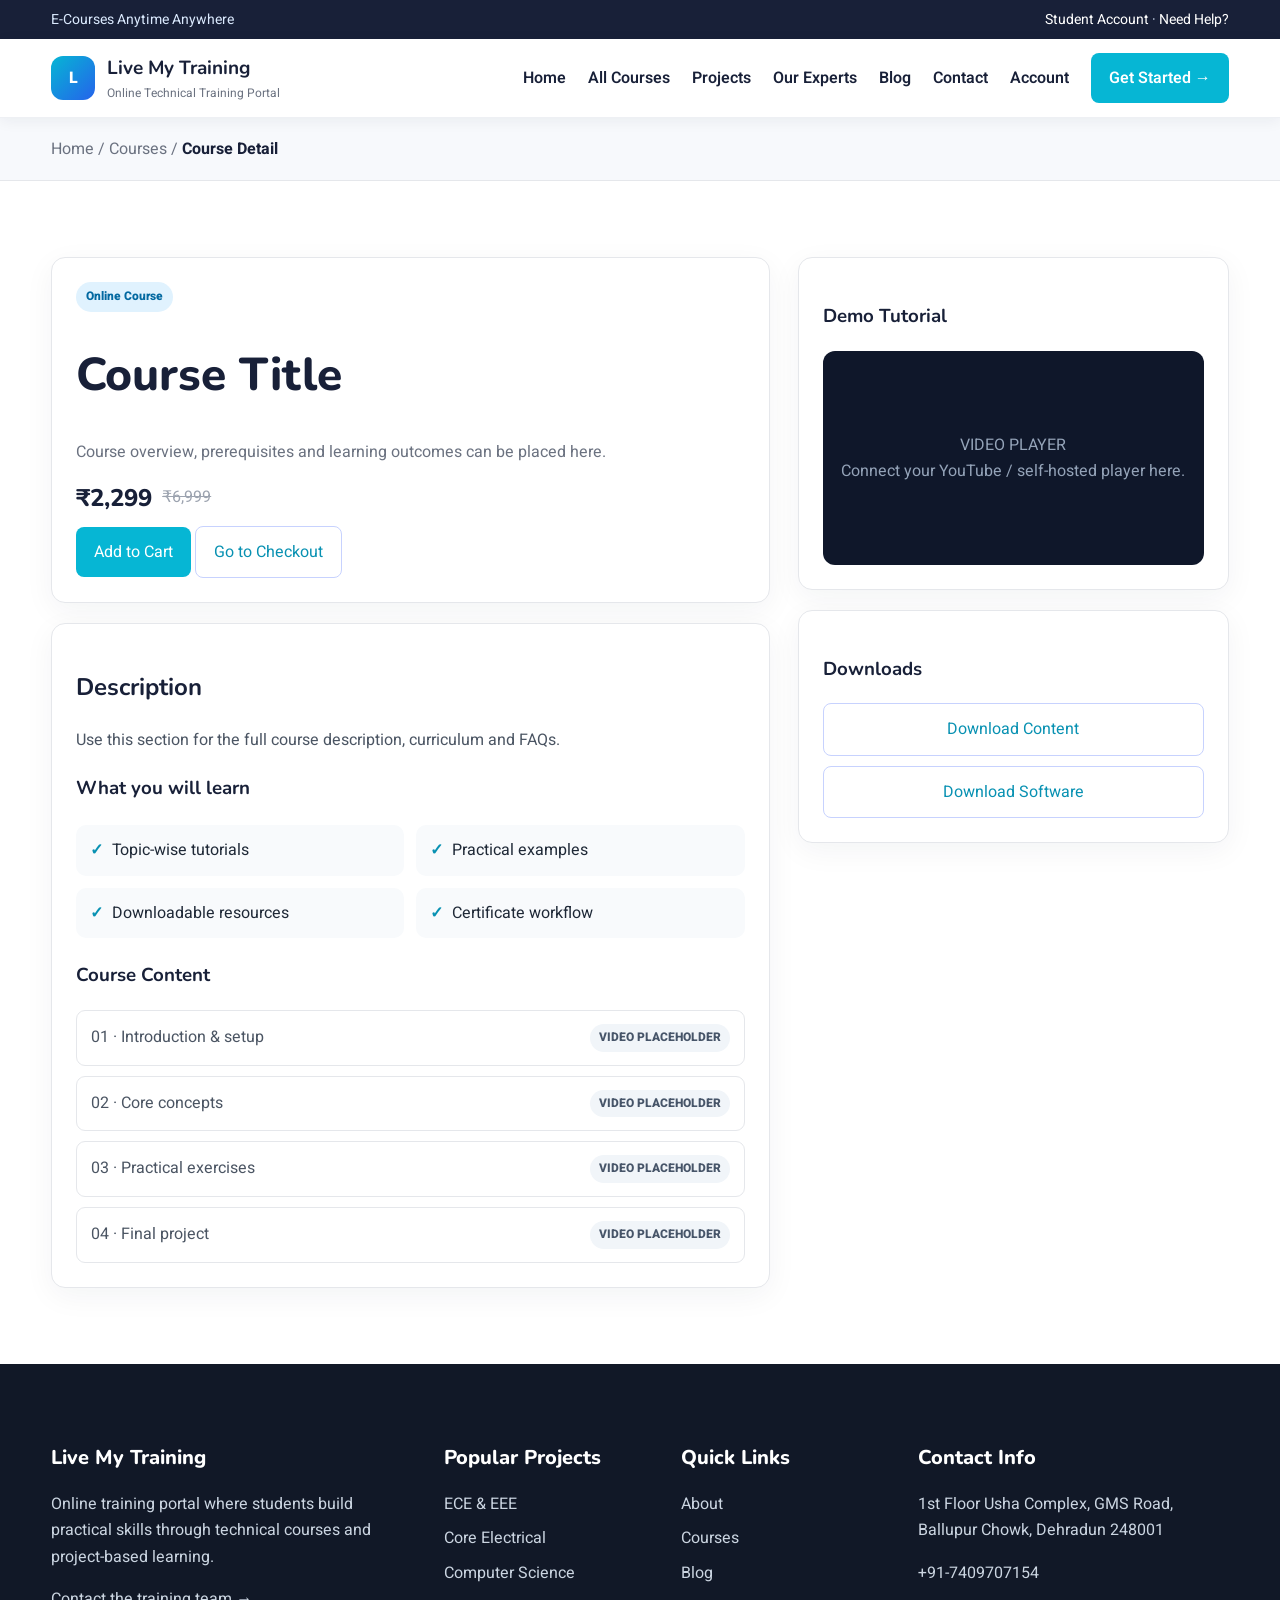
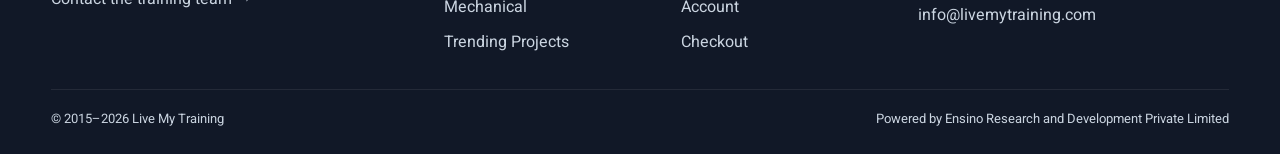
<file: course.html>
<!doctype html><html lang="en"><head><meta charset="utf-8"><meta name="viewport" content="width=device-width,initial-scale=1"><meta name="description" content="Live My Training — technical courses, engineering projects and online training."><title>Course Detail · Live My Training</title><link rel="stylesheet" href="assets/style.css"></head><body><div class="topbar"><div class="container inner"><div>E-Courses Anytime Anywhere</div><div><a href="account.html">Student Account</a> · <a href="contact.html">Need Help?</a></div></div></div><nav class="navbar"><div class="container nav-inner"><a class="brand" href="index.html"><div class="brand-mark">L</div><div><strong>Live My Training</strong><span>Online Technical Training Portal</span></div></a><button class="menu" aria-label="Open navigation">☰</button><div class="nav-links"><a href="index.html">Home</a><a href="courses.html">All Courses</a><a href="projects.html">Projects</a><a href="experts.html">Our Experts</a><a href="blog.html">Blog</a><a href="contact.html">Contact</a><a href="account.html">Account</a><a class="nav-cta" href="courses.html">Get Started →</a></div></div></nav><div class="breadcrumb"><div class="container">Home / Courses / <span>Course Detail</span></div></div><section class="section"><div class="container detail"><main><div class="panel"><span class="pill">Online Course</span><h1 id="detailTitle" style="font:800 46px Nunito;color:var(--ink);line-height:1.1">Course Title</h1><p class="muted">Course overview, prerequisites and learning outcomes can be placed here.</p><div class="price"><strong id="detailPrice">₹2,299</strong><del>₹6,999</del></div><a class="btn btn-primary" data-placeholder="Payment gateway placeholder — connect checkout here.">Add to Cart</a> <a class="btn btn-outline" href="checkout.html">Go to Checkout</a></div><div class="panel" style="margin-top:20px"><h2>Description</h2><p>Use this section for the full course description, curriculum and FAQs.</p><h3>What you will learn</h3><div class="checklist"><div class="check">Topic-wise tutorials</div><div class="check">Practical examples</div><div class="check">Downloadable resources</div><div class="check">Certificate workflow</div></div><h3>Course Content</h3><div class="lesson-list"><div class="lesson"><span>01 · Introduction & setup</span><span class="badge">VIDEO PLACEHOLDER</span></div><div class="lesson"><span>02 · Core concepts</span><span class="badge">VIDEO PLACEHOLDER</span></div><div class="lesson"><span>03 · Practical exercises</span><span class="badge">VIDEO PLACEHOLDER</span></div><div class="lesson"><span>04 · Final project</span><span class="badge">VIDEO PLACEHOLDER</span></div></div></div></main><aside><div class="panel"><h3>Demo Tutorial</h3><div class="video-placeholder">VIDEO PLAYER<br>Connect your YouTube / self-hosted player here.</div></div><div class="panel" style="margin-top:20px"><h3>Downloads</h3><button class="btn btn-outline" style="width:100%" data-placeholder="Download Content placeholder">Download Content</button><button class="btn btn-outline" style="width:100%;margin-top:10px" data-placeholder="Software download placeholder">Download Software</button></div></aside></div></section><script>document.addEventListener('DOMContentLoaded',()=>{const p=new URLSearchParams(location.search).get('course');if(p)document.getElementById('detailTitle').textContent=p});</script><footer class="footer"><div class="container footer-grid"><div><h3>Live My Training</h3><p>Online training portal where students build practical skills through technical courses and project-based learning.</p><p><a href="contact.html">Contact the training team →</a></p></div><div><h3>Popular Projects</h3><ul><li><a href="projects.html?cat=ECE%20%26%20EEE">ECE & EEE</a></li><li><a href="projects.html?cat=Core%20Electrical">Core Electrical</a></li><li><a href="projects.html?cat=Computer%20Science">Computer Science</a></li><li><a href="projects.html?cat=Mechanical">Mechanical</a></li><li><a href="projects.html?cat=Trending%20Projects">Trending Projects</a></li></ul></div><div><h3>Quick Links</h3><ul><li><a href="about.html">About</a></li><li><a href="courses.html">Courses</a></li><li><a href="blog.html">Blog</a></li><li><a href="account.html">Account</a></li><li><a href="checkout.html">Checkout</a></li></ul></div><div><h3>Contact Info</h3><p>1st Floor Usha Complex, GMS Road, Ballupur Chowk, Dehradun 248001</p><p>+91-7409707154</p><p>info@livemytraining.com</p></div></div><div class="container footer-bottom"><div>© 2015–2026 Live My Training</div><div>Powered by Ensino Research and Development Private Limited</div></div></footer><script src="assets/app.js"></script></body></html>
</file>
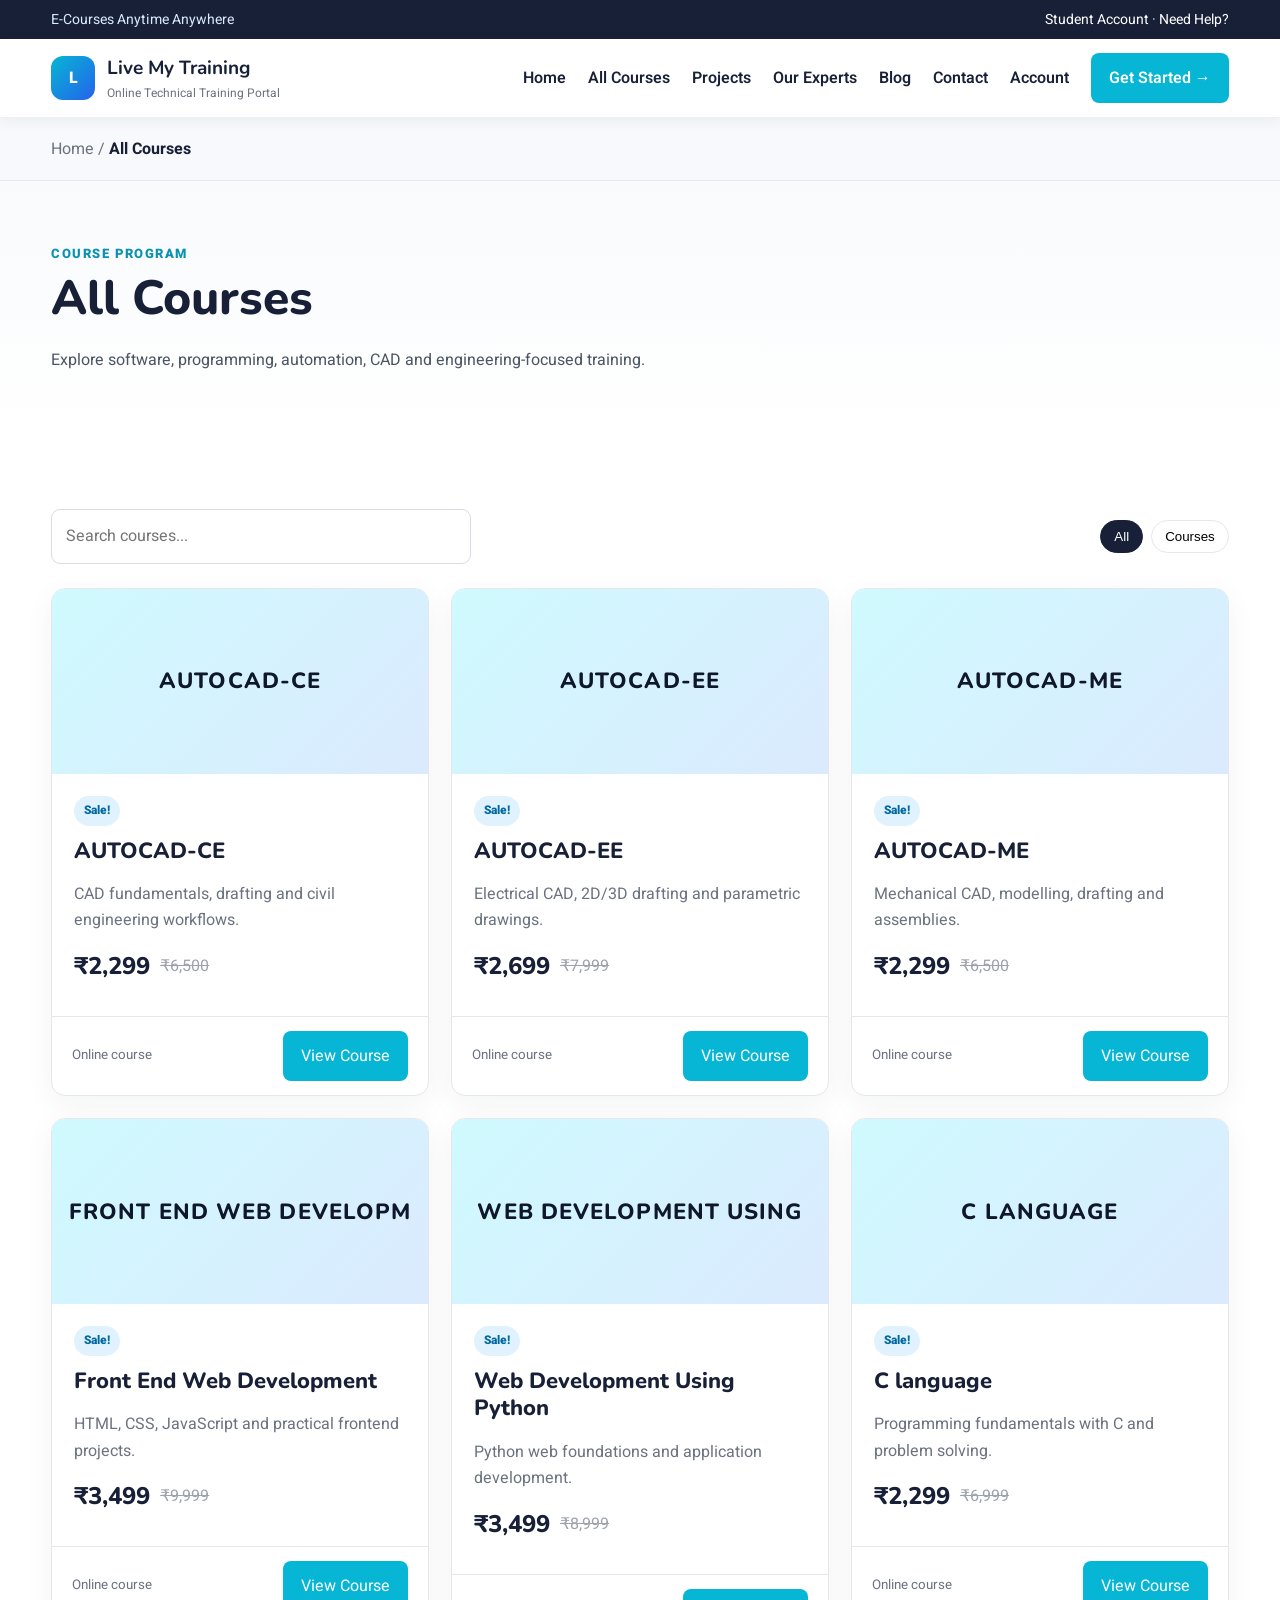
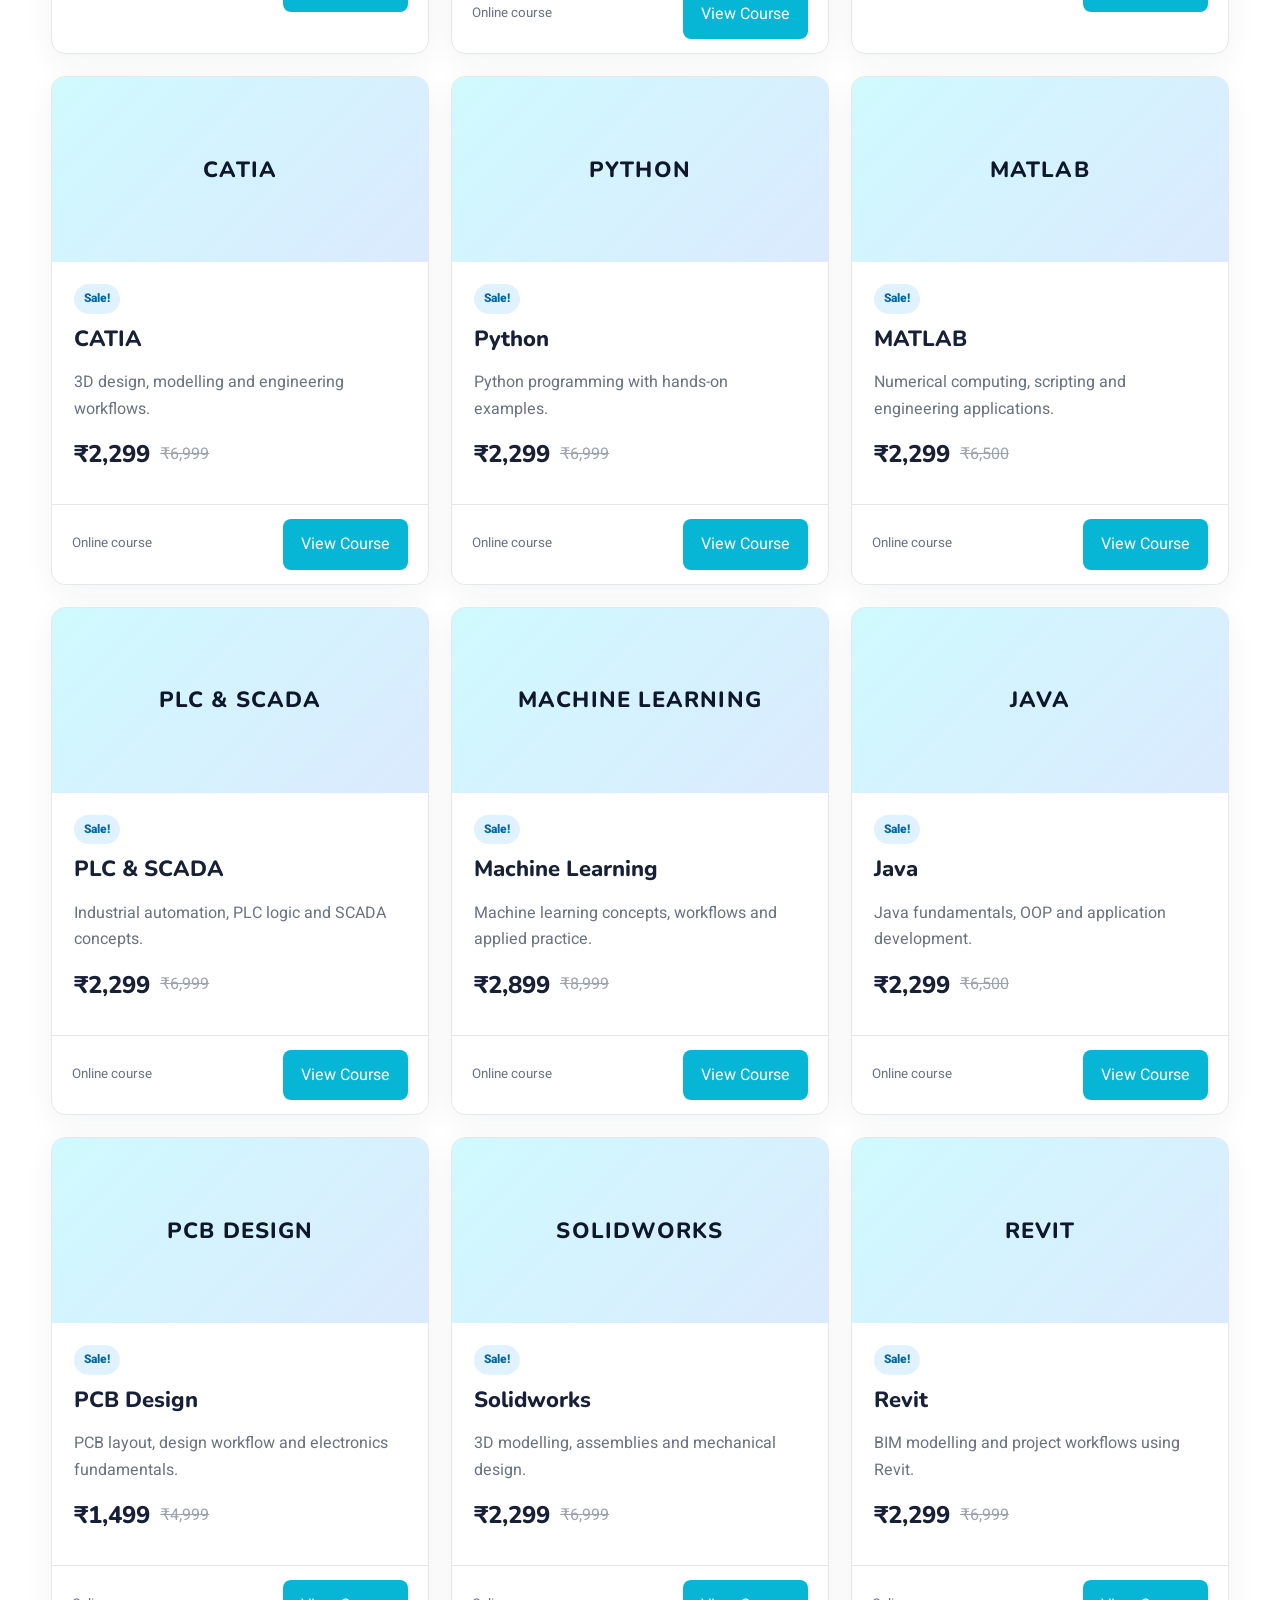
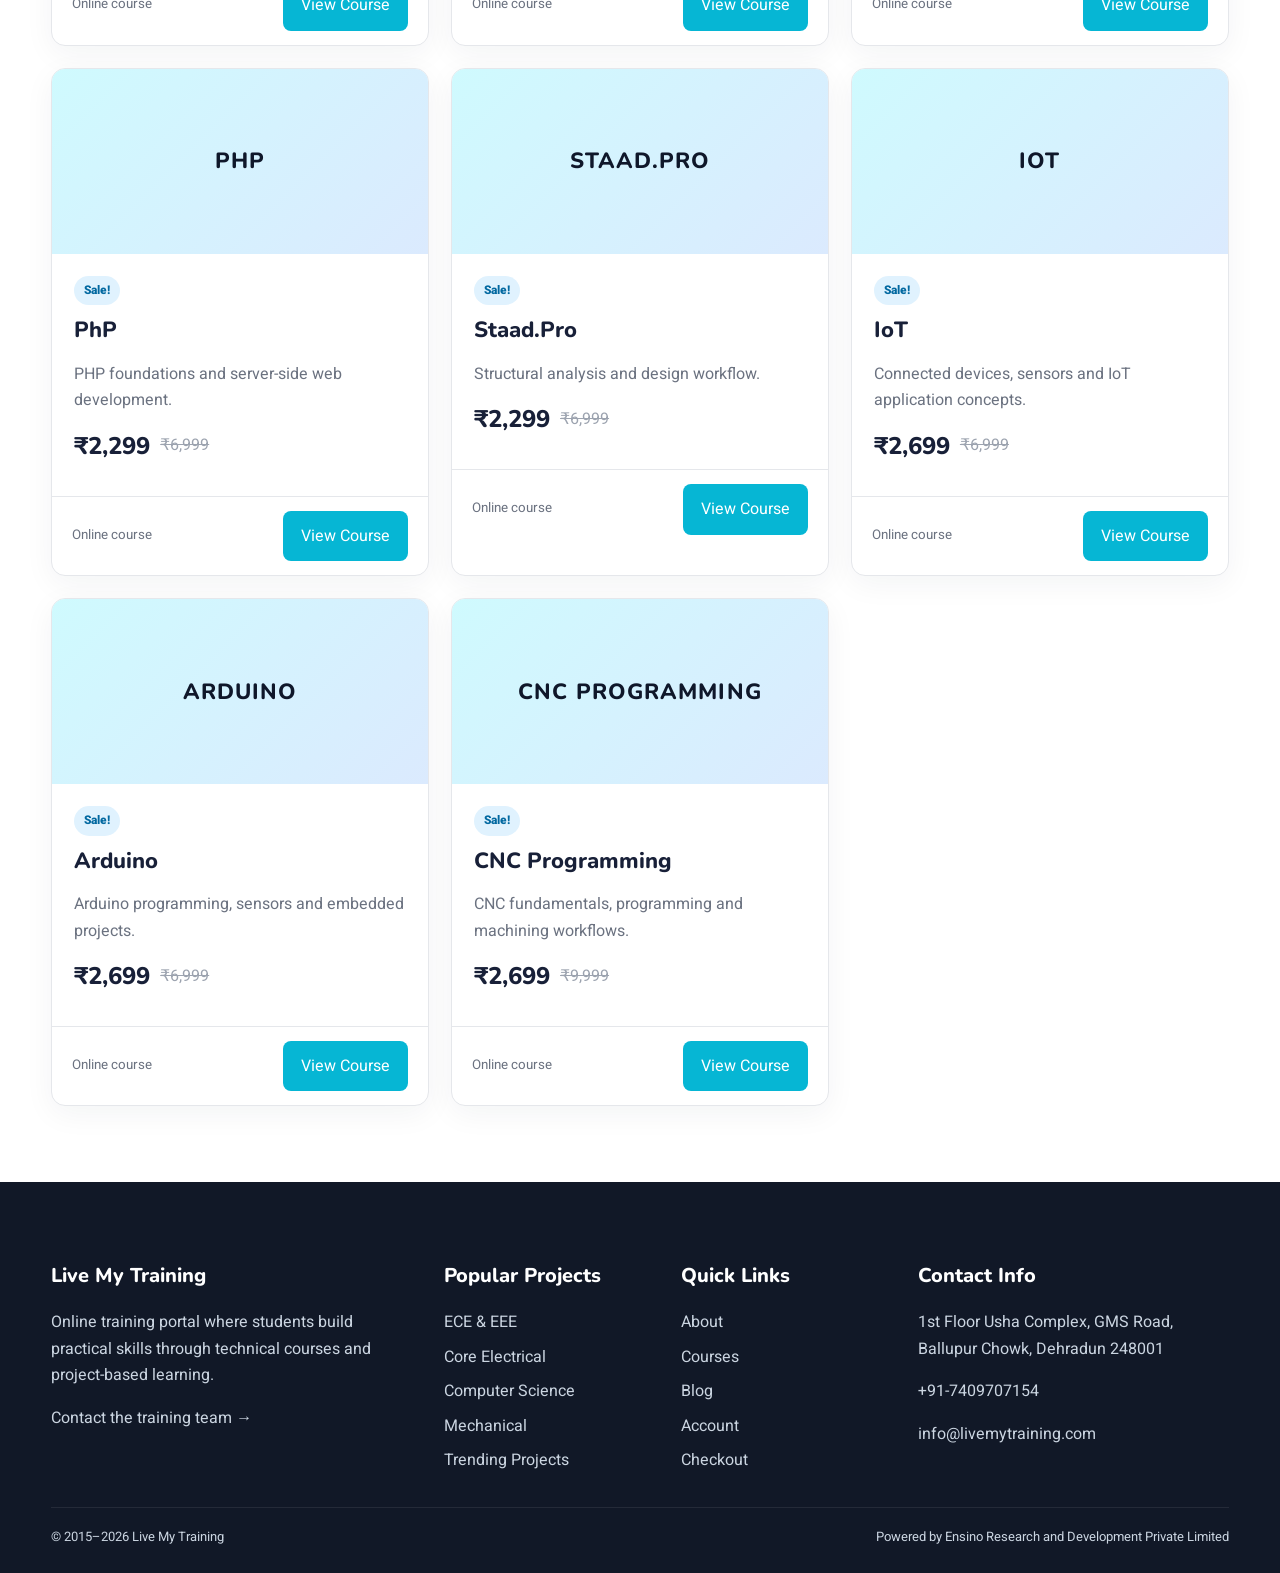
<file: courses.html>
<!doctype html><html lang="en"><head><meta charset="utf-8"><meta name="viewport" content="width=device-width,initial-scale=1"><meta name="description" content="Live My Training — technical courses, engineering projects and online training."><title>All Courses · Live My Training</title><link rel="stylesheet" href="assets/style.css"></head><body><div class="topbar"><div class="container inner"><div>E-Courses Anytime Anywhere</div><div><a href="account.html">Student Account</a> · <a href="contact.html">Need Help?</a></div></div></div><nav class="navbar"><div class="container nav-inner"><a class="brand" href="index.html"><div class="brand-mark">L</div><div><strong>Live My Training</strong><span>Online Technical Training Portal</span></div></a><button class="menu" aria-label="Open navigation">☰</button><div class="nav-links"><a href="index.html">Home</a><a href="courses.html">All Courses</a><a href="projects.html">Projects</a><a href="experts.html">Our Experts</a><a href="blog.html">Blog</a><a href="contact.html">Contact</a><a href="account.html">Account</a><a class="nav-cta" href="courses.html">Get Started →</a></div></div></nav><div class="breadcrumb"><div class="container">Home / <span>All Courses</span></div></div><section class="page-title"><div class="container"><div class="section-kicker">Course Program</div><h1>All Courses</h1><p>Explore software, programming, automation, CAD and engineering-focused training.</p></div></section><section class="section"><div class="container"><div class="toolbar"><div class="search"><input id="catalogSearch" placeholder="Search courses..."></div><div class="filters"><button class="filter active" data-filter="All">All</button><button class="filter" data-filter="courses">Courses</button></div></div><div class="cards"><article class="card catalog-card" data-category="courses"><div class="thumb">AUTOCAD-CE</div><div class="card-body"><span class="pill">Sale!</span><h3>AUTOCAD-CE</h3><p class="muted">CAD fundamentals, drafting and civil engineering workflows.</p><div class="price"><strong>₹2,299</strong><del>₹6,500</del></div></div><div class="card-foot"><small>Online course</small><a class="btn btn-primary" href="course.html?course=AUTOCAD-CE">View Course</a></div></article><article class="card catalog-card" data-category="courses"><div class="thumb">AUTOCAD-EE</div><div class="card-body"><span class="pill">Sale!</span><h3>AUTOCAD-EE</h3><p class="muted">Electrical CAD, 2D/3D drafting and parametric drawings.</p><div class="price"><strong>₹2,699</strong><del>₹7,999</del></div></div><div class="card-foot"><small>Online course</small><a class="btn btn-primary" href="course.html?course=AUTOCAD-EE">View Course</a></div></article><article class="card catalog-card" data-category="courses"><div class="thumb">AUTOCAD-ME</div><div class="card-body"><span class="pill">Sale!</span><h3>AUTOCAD-ME</h3><p class="muted">Mechanical CAD, modelling, drafting and assemblies.</p><div class="price"><strong>₹2,299</strong><del>₹6,500</del></div></div><div class="card-foot"><small>Online course</small><a class="btn btn-primary" href="course.html?course=AUTOCAD-ME">View Course</a></div></article><article class="card catalog-card" data-category="courses"><div class="thumb">Front End Web Developm</div><div class="card-body"><span class="pill">Sale!</span><h3>Front End Web Development</h3><p class="muted">HTML, CSS, JavaScript and practical frontend projects.</p><div class="price"><strong>₹3,499</strong><del>₹9,999</del></div></div><div class="card-foot"><small>Online course</small><a class="btn btn-primary" href="course.html?course=Front End Web Development">View Course</a></div></article><article class="card catalog-card" data-category="courses"><div class="thumb">Web Development Using </div><div class="card-body"><span class="pill">Sale!</span><h3>Web Development Using Python</h3><p class="muted">Python web foundations and application development.</p><div class="price"><strong>₹3,499</strong><del>₹8,999</del></div></div><div class="card-foot"><small>Online course</small><a class="btn btn-primary" href="course.html?course=Web Development Using Python">View Course</a></div></article><article class="card catalog-card" data-category="courses"><div class="thumb">C language</div><div class="card-body"><span class="pill">Sale!</span><h3>C language</h3><p class="muted">Programming fundamentals with C and problem solving.</p><div class="price"><strong>₹2,299</strong><del>₹6,999</del></div></div><div class="card-foot"><small>Online course</small><a class="btn btn-primary" href="course.html?course=C language">View Course</a></div></article><article class="card catalog-card" data-category="courses"><div class="thumb">CATIA</div><div class="card-body"><span class="pill">Sale!</span><h3>CATIA</h3><p class="muted">3D design, modelling and engineering workflows.</p><div class="price"><strong>₹2,299</strong><del>₹6,999</del></div></div><div class="card-foot"><small>Online course</small><a class="btn btn-primary" href="course.html?course=CATIA">View Course</a></div></article><article class="card catalog-card" data-category="courses"><div class="thumb">Python</div><div class="card-body"><span class="pill">Sale!</span><h3>Python</h3><p class="muted">Python programming with hands-on examples.</p><div class="price"><strong>₹2,299</strong><del>₹6,999</del></div></div><div class="card-foot"><small>Online course</small><a class="btn btn-primary" href="course.html?course=Python">View Course</a></div></article><article class="card catalog-card" data-category="courses"><div class="thumb">MATLAB</div><div class="card-body"><span class="pill">Sale!</span><h3>MATLAB</h3><p class="muted">Numerical computing, scripting and engineering applications.</p><div class="price"><strong>₹2,299</strong><del>₹6,500</del></div></div><div class="card-foot"><small>Online course</small><a class="btn btn-primary" href="course.html?course=MATLAB">View Course</a></div></article><article class="card catalog-card" data-category="courses"><div class="thumb">PLC &amp; SCADA</div><div class="card-body"><span class="pill">Sale!</span><h3>PLC &amp; SCADA</h3><p class="muted">Industrial automation, PLC logic and SCADA concepts.</p><div class="price"><strong>₹2,299</strong><del>₹6,999</del></div></div><div class="card-foot"><small>Online course</small><a class="btn btn-primary" href="course.html?course=PLC &amp; SCADA">View Course</a></div></article><article class="card catalog-card" data-category="courses"><div class="thumb">Machine Learning</div><div class="card-body"><span class="pill">Sale!</span><h3>Machine Learning</h3><p class="muted">Machine learning concepts, workflows and applied practice.</p><div class="price"><strong>₹2,899</strong><del>₹8,999</del></div></div><div class="card-foot"><small>Online course</small><a class="btn btn-primary" href="course.html?course=Machine Learning">View Course</a></div></article><article class="card catalog-card" data-category="courses"><div class="thumb">Java</div><div class="card-body"><span class="pill">Sale!</span><h3>Java</h3><p class="muted">Java fundamentals, OOP and application development.</p><div class="price"><strong>₹2,299</strong><del>₹6,500</del></div></div><div class="card-foot"><small>Online course</small><a class="btn btn-primary" href="course.html?course=Java">View Course</a></div></article><article class="card catalog-card" data-category="courses"><div class="thumb">PCB Design</div><div class="card-body"><span class="pill">Sale!</span><h3>PCB Design</h3><p class="muted">PCB layout, design workflow and electronics fundamentals.</p><div class="price"><strong>₹1,499</strong><del>₹4,999</del></div></div><div class="card-foot"><small>Online course</small><a class="btn btn-primary" href="course.html?course=PCB Design">View Course</a></div></article><article class="card catalog-card" data-category="courses"><div class="thumb">Solidworks</div><div class="card-body"><span class="pill">Sale!</span><h3>Solidworks</h3><p class="muted">3D modelling, assemblies and mechanical design.</p><div class="price"><strong>₹2,299</strong><del>₹6,999</del></div></div><div class="card-foot"><small>Online course</small><a class="btn btn-primary" href="course.html?course=Solidworks">View Course</a></div></article><article class="card catalog-card" data-category="courses"><div class="thumb">Revit</div><div class="card-body"><span class="pill">Sale!</span><h3>Revit</h3><p class="muted">BIM modelling and project workflows using Revit.</p><div class="price"><strong>₹2,299</strong><del>₹6,999</del></div></div><div class="card-foot"><small>Online course</small><a class="btn btn-primary" href="course.html?course=Revit">View Course</a></div></article><article class="card catalog-card" data-category="courses"><div class="thumb">PhP</div><div class="card-body"><span class="pill">Sale!</span><h3>PhP</h3><p class="muted">PHP foundations and server-side web development.</p><div class="price"><strong>₹2,299</strong><del>₹6,999</del></div></div><div class="card-foot"><small>Online course</small><a class="btn btn-primary" href="course.html?course=PhP">View Course</a></div></article><article class="card catalog-card" data-category="courses"><div class="thumb">Staad.Pro</div><div class="card-body"><span class="pill">Sale!</span><h3>Staad.Pro</h3><p class="muted">Structural analysis and design workflow.</p><div class="price"><strong>₹2,299</strong><del>₹6,999</del></div></div><div class="card-foot"><small>Online course</small><a class="btn btn-primary" href="course.html?course=Staad.Pro">View Course</a></div></article><article class="card catalog-card" data-category="courses"><div class="thumb">IoT</div><div class="card-body"><span class="pill">Sale!</span><h3>IoT</h3><p class="muted">Connected devices, sensors and IoT application concepts.</p><div class="price"><strong>₹2,699</strong><del>₹6,999</del></div></div><div class="card-foot"><small>Online course</small><a class="btn btn-primary" href="course.html?course=IoT">View Course</a></div></article><article class="card catalog-card" data-category="courses"><div class="thumb">Arduino</div><div class="card-body"><span class="pill">Sale!</span><h3>Arduino</h3><p class="muted">Arduino programming, sensors and embedded projects.</p><div class="price"><strong>₹2,699</strong><del>₹6,999</del></div></div><div class="card-foot"><small>Online course</small><a class="btn btn-primary" href="course.html?course=Arduino">View Course</a></div></article><article class="card catalog-card" data-category="courses"><div class="thumb">CNC Programming</div><div class="card-body"><span class="pill">Sale!</span><h3>CNC Programming</h3><p class="muted">CNC fundamentals, programming and machining workflows.</p><div class="price"><strong>₹2,699</strong><del>₹9,999</del></div></div><div class="card-foot"><small>Online course</small><a class="btn btn-primary" href="course.html?course=CNC Programming">View Course</a></div></article></div></div></section><footer class="footer"><div class="container footer-grid"><div><h3>Live My Training</h3><p>Online training portal where students build practical skills through technical courses and project-based learning.</p><p><a href="contact.html">Contact the training team →</a></p></div><div><h3>Popular Projects</h3><ul><li><a href="projects.html?cat=ECE%20%26%20EEE">ECE & EEE</a></li><li><a href="projects.html?cat=Core%20Electrical">Core Electrical</a></li><li><a href="projects.html?cat=Computer%20Science">Computer Science</a></li><li><a href="projects.html?cat=Mechanical">Mechanical</a></li><li><a href="projects.html?cat=Trending%20Projects">Trending Projects</a></li></ul></div><div><h3>Quick Links</h3><ul><li><a href="about.html">About</a></li><li><a href="courses.html">Courses</a></li><li><a href="blog.html">Blog</a></li><li><a href="account.html">Account</a></li><li><a href="checkout.html">Checkout</a></li></ul></div><div><h3>Contact Info</h3><p>1st Floor Usha Complex, GMS Road, Ballupur Chowk, Dehradun 248001</p><p>+91-7409707154</p><p>info@livemytraining.com</p></div></div><div class="container footer-bottom"><div>© 2015–2026 Live My Training</div><div>Powered by Ensino Research and Development Private Limited</div></div></footer><script src="assets/app.js"></script></body></html>
</file>
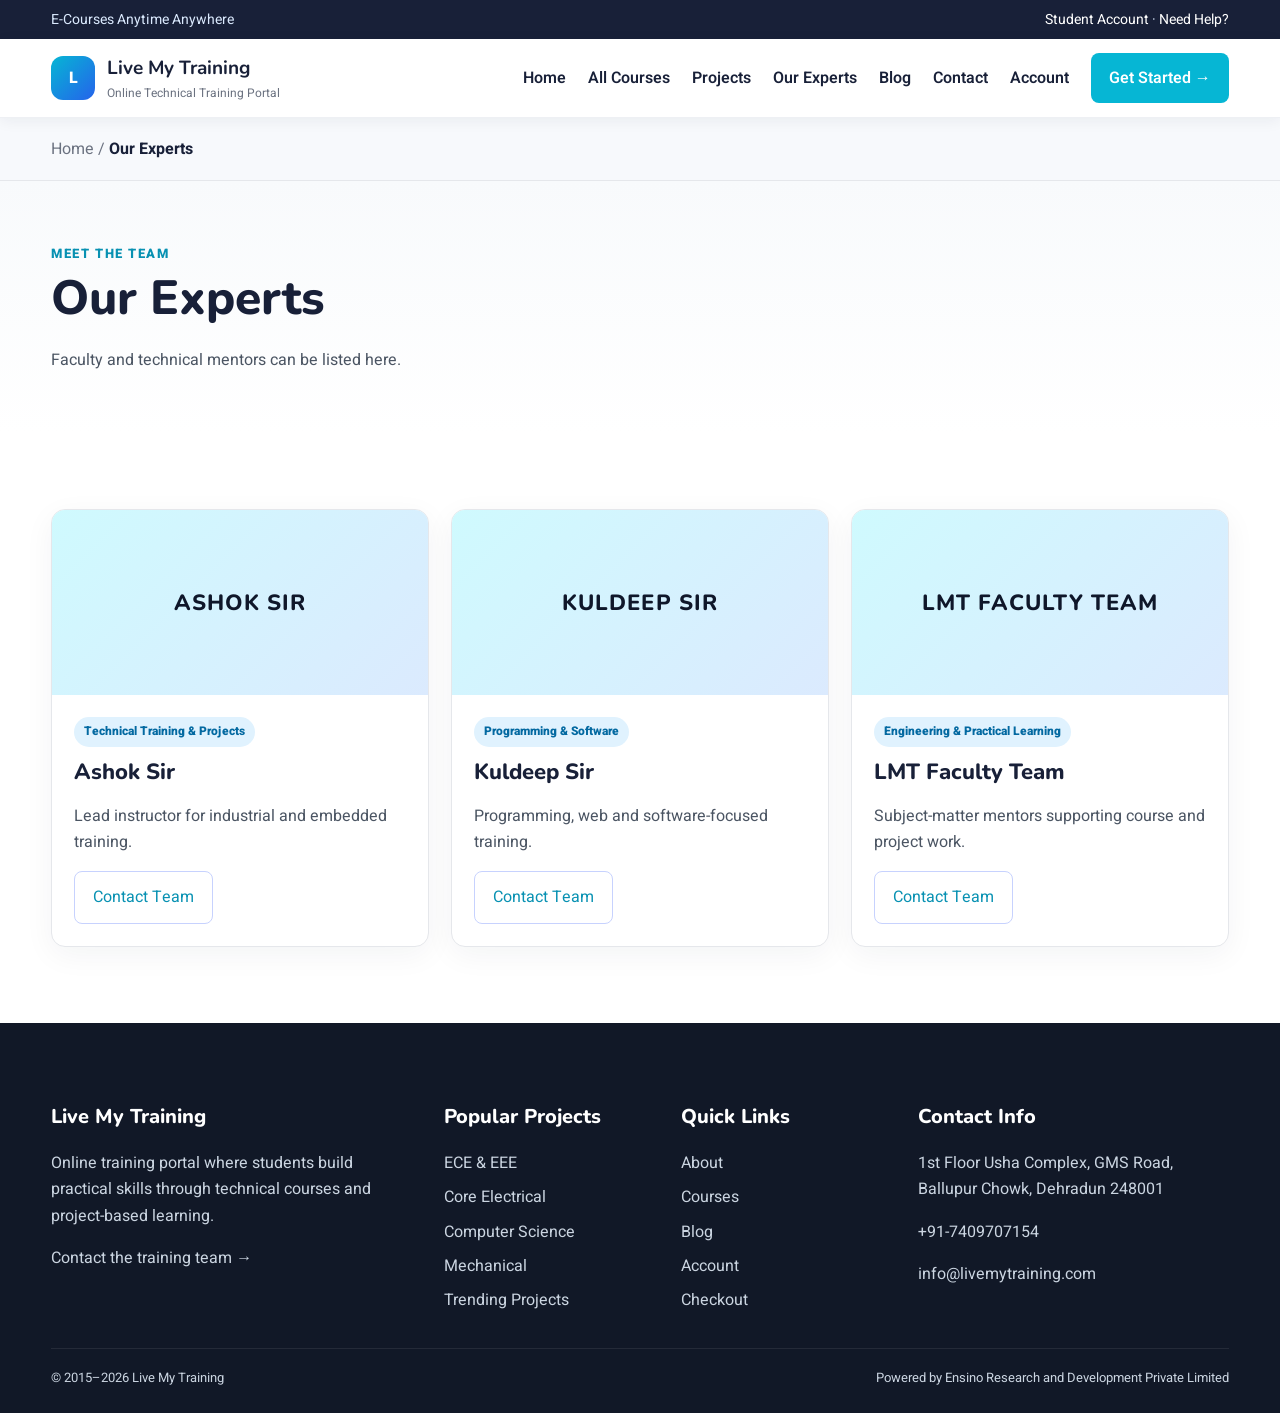
<file: experts.html>
<!doctype html><html lang="en"><head><meta charset="utf-8"><meta name="viewport" content="width=device-width,initial-scale=1"><meta name="description" content="Live My Training — technical courses, engineering projects and online training."><title>Our Experts · Live My Training</title><link rel="stylesheet" href="assets/style.css"></head><body><div class="topbar"><div class="container inner"><div>E-Courses Anytime Anywhere</div><div><a href="account.html">Student Account</a> · <a href="contact.html">Need Help?</a></div></div></div><nav class="navbar"><div class="container nav-inner"><a class="brand" href="index.html"><div class="brand-mark">L</div><div><strong>Live My Training</strong><span>Online Technical Training Portal</span></div></a><button class="menu" aria-label="Open navigation">☰</button><div class="nav-links"><a href="index.html">Home</a><a href="courses.html">All Courses</a><a href="projects.html">Projects</a><a href="experts.html">Our Experts</a><a href="blog.html">Blog</a><a href="contact.html">Contact</a><a href="account.html">Account</a><a class="nav-cta" href="courses.html">Get Started →</a></div></div></nav><div class="breadcrumb"><div class="container">Home / <span>Our Experts</span></div></div><section class="page-title"><div class="container"><div class="section-kicker">Meet the team</div><h1>Our Experts</h1><p>Faculty and technical mentors can be listed here.</p></div></section><section class="section"><div class="container"><div class="cards"><article class="card"><div class="thumb">Ashok Sir</div><div class="card-body"><span class="pill">Technical Training &amp; Projects</span><h3>Ashok Sir</h3><p>Lead instructor for industrial and embedded training.</p><a class="btn btn-outline" href="contact.html">Contact Team</a></div></article><article class="card"><div class="thumb">Kuldeep Sir</div><div class="card-body"><span class="pill">Programming &amp; Software</span><h3>Kuldeep Sir</h3><p>Programming, web and software-focused training.</p><a class="btn btn-outline" href="contact.html">Contact Team</a></div></article><article class="card"><div class="thumb">LMT Faculty Team</div><div class="card-body"><span class="pill">Engineering &amp; Practical Learning</span><h3>LMT Faculty Team</h3><p>Subject-matter mentors supporting course and project work.</p><a class="btn btn-outline" href="contact.html">Contact Team</a></div></article></div></div></section><footer class="footer"><div class="container footer-grid"><div><h3>Live My Training</h3><p>Online training portal where students build practical skills through technical courses and project-based learning.</p><p><a href="contact.html">Contact the training team →</a></p></div><div><h3>Popular Projects</h3><ul><li><a href="projects.html?cat=ECE%20%26%20EEE">ECE & EEE</a></li><li><a href="projects.html?cat=Core%20Electrical">Core Electrical</a></li><li><a href="projects.html?cat=Computer%20Science">Computer Science</a></li><li><a href="projects.html?cat=Mechanical">Mechanical</a></li><li><a href="projects.html?cat=Trending%20Projects">Trending Projects</a></li></ul></div><div><h3>Quick Links</h3><ul><li><a href="about.html">About</a></li><li><a href="courses.html">Courses</a></li><li><a href="blog.html">Blog</a></li><li><a href="account.html">Account</a></li><li><a href="checkout.html">Checkout</a></li></ul></div><div><h3>Contact Info</h3><p>1st Floor Usha Complex, GMS Road, Ballupur Chowk, Dehradun 248001</p><p>+91-7409707154</p><p>info@livemytraining.com</p></div></div><div class="container footer-bottom"><div>© 2015–2026 Live My Training</div><div>Powered by Ensino Research and Development Private Limited</div></div></footer><script src="assets/app.js"></script></body></html>
</file>
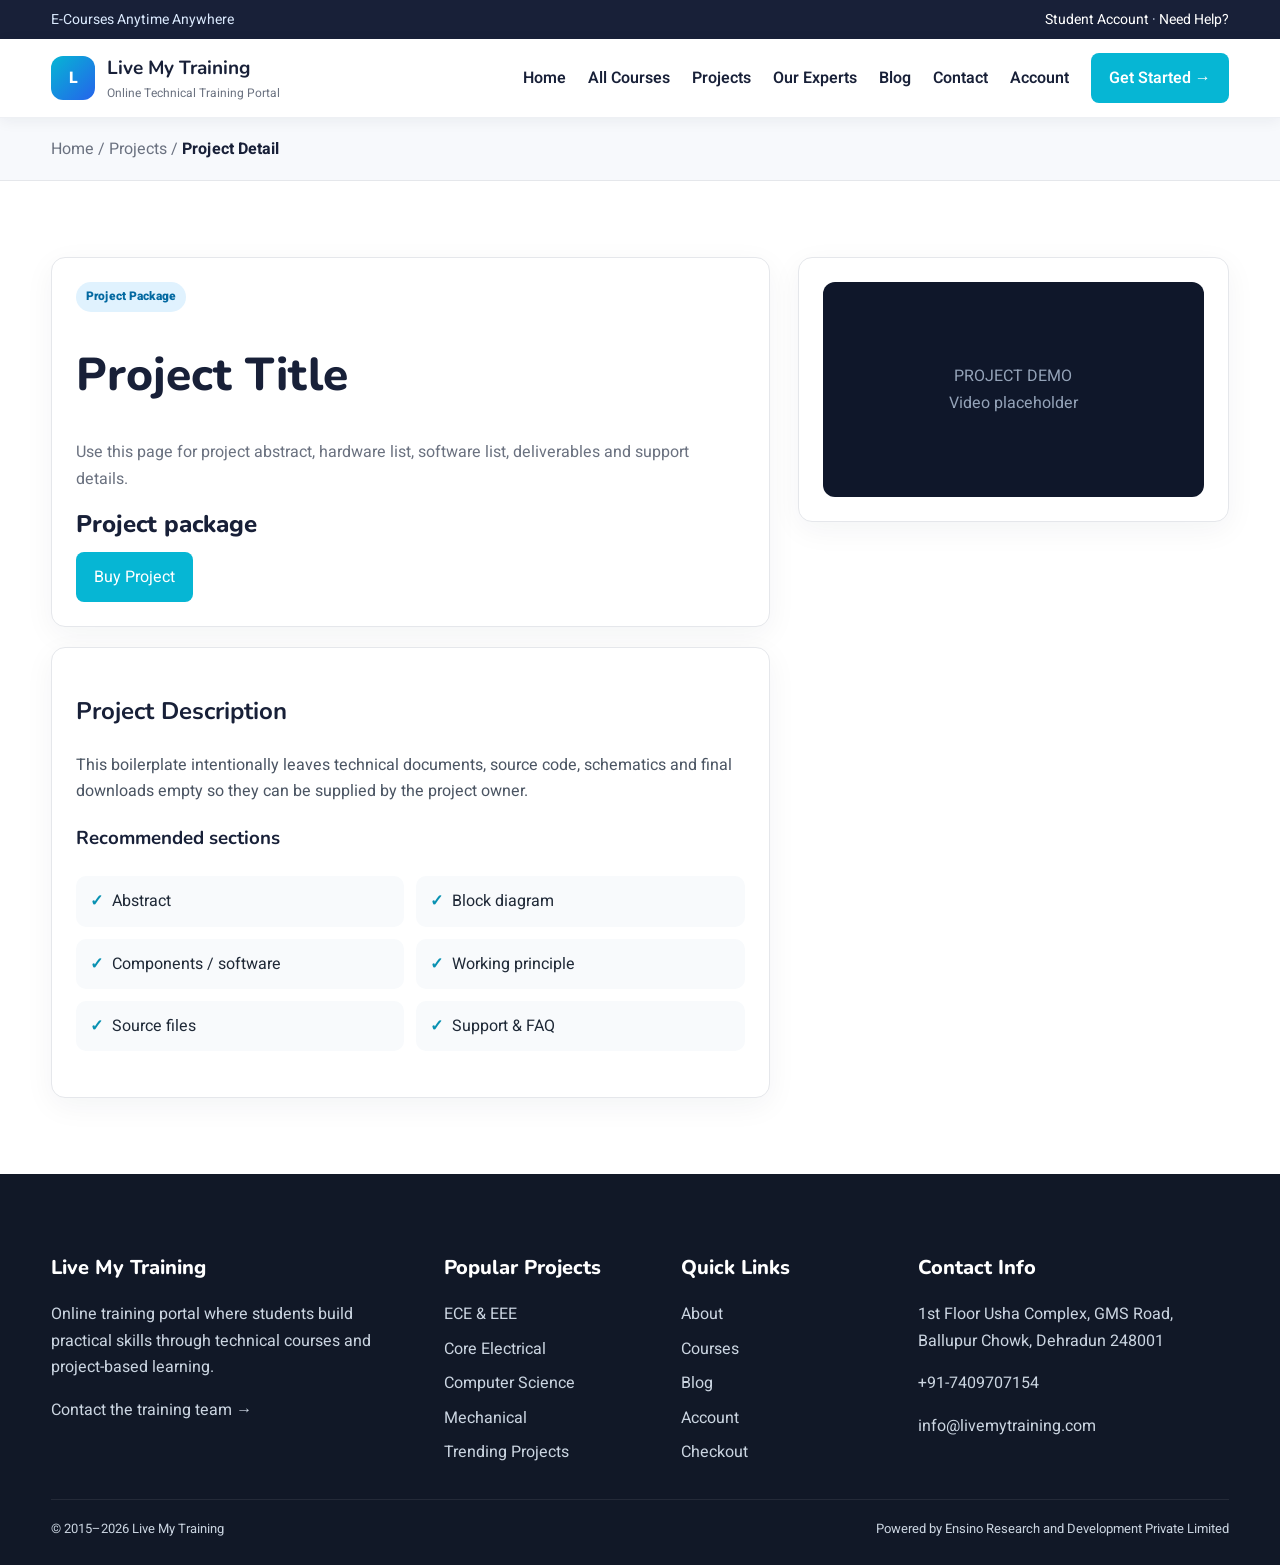
<file: project.html>
<!doctype html><html lang="en"><head><meta charset="utf-8"><meta name="viewport" content="width=device-width,initial-scale=1"><meta name="description" content="Live My Training — technical courses, engineering projects and online training."><title>Project Detail · Live My Training</title><link rel="stylesheet" href="assets/style.css"></head><body><div class="topbar"><div class="container inner"><div>E-Courses Anytime Anywhere</div><div><a href="account.html">Student Account</a> · <a href="contact.html">Need Help?</a></div></div></div><nav class="navbar"><div class="container nav-inner"><a class="brand" href="index.html"><div class="brand-mark">L</div><div><strong>Live My Training</strong><span>Online Technical Training Portal</span></div></a><button class="menu" aria-label="Open navigation">☰</button><div class="nav-links"><a href="index.html">Home</a><a href="courses.html">All Courses</a><a href="projects.html">Projects</a><a href="experts.html">Our Experts</a><a href="blog.html">Blog</a><a href="contact.html">Contact</a><a href="account.html">Account</a><a class="nav-cta" href="courses.html">Get Started →</a></div></div></nav><div class="breadcrumb"><div class="container">Home / Projects / <span>Project Detail</span></div></div><section class="section"><div class="container detail"><main><div class="panel"><span class="pill">Project Package</span><h1 id="projectTitle" style="font:800 46px Nunito;color:var(--ink);line-height:1.1">Project Title</h1><p class="muted">Use this page for project abstract, hardware list, software list, deliverables and support details.</p><div class="price"><strong>Project package</strong></div><a class="btn btn-primary" data-placeholder="Project purchase placeholder — connect payment here.">Buy Project</a></div><div class="panel" style="margin-top:20px"><h2>Project Description</h2><p>This boilerplate intentionally leaves technical documents, source code, schematics and final downloads empty so they can be supplied by the project owner.</p><h3>Recommended sections</h3><div class="checklist"><div class="check">Abstract</div><div class="check">Block diagram</div><div class="check">Components / software</div><div class="check">Working principle</div><div class="check">Source files</div><div class="check">Support & FAQ</div></div></div></main><aside><div class="panel"><div class="video-placeholder">PROJECT DEMO<br>Video placeholder</div></div></aside></div></section><script>document.addEventListener('DOMContentLoaded',()=>{const p=new URLSearchParams(location.search).get('project');if(p)document.getElementById('projectTitle').textContent=p});</script><footer class="footer"><div class="container footer-grid"><div><h3>Live My Training</h3><p>Online training portal where students build practical skills through technical courses and project-based learning.</p><p><a href="contact.html">Contact the training team →</a></p></div><div><h3>Popular Projects</h3><ul><li><a href="projects.html?cat=ECE%20%26%20EEE">ECE & EEE</a></li><li><a href="projects.html?cat=Core%20Electrical">Core Electrical</a></li><li><a href="projects.html?cat=Computer%20Science">Computer Science</a></li><li><a href="projects.html?cat=Mechanical">Mechanical</a></li><li><a href="projects.html?cat=Trending%20Projects">Trending Projects</a></li></ul></div><div><h3>Quick Links</h3><ul><li><a href="about.html">About</a></li><li><a href="courses.html">Courses</a></li><li><a href="blog.html">Blog</a></li><li><a href="account.html">Account</a></li><li><a href="checkout.html">Checkout</a></li></ul></div><div><h3>Contact Info</h3><p>1st Floor Usha Complex, GMS Road, Ballupur Chowk, Dehradun 248001</p><p>+91-7409707154</p><p>info@livemytraining.com</p></div></div><div class="container footer-bottom"><div>© 2015–2026 Live My Training</div><div>Powered by Ensino Research and Development Private Limited</div></div></footer><script src="assets/app.js"></script></body></html>
</file>
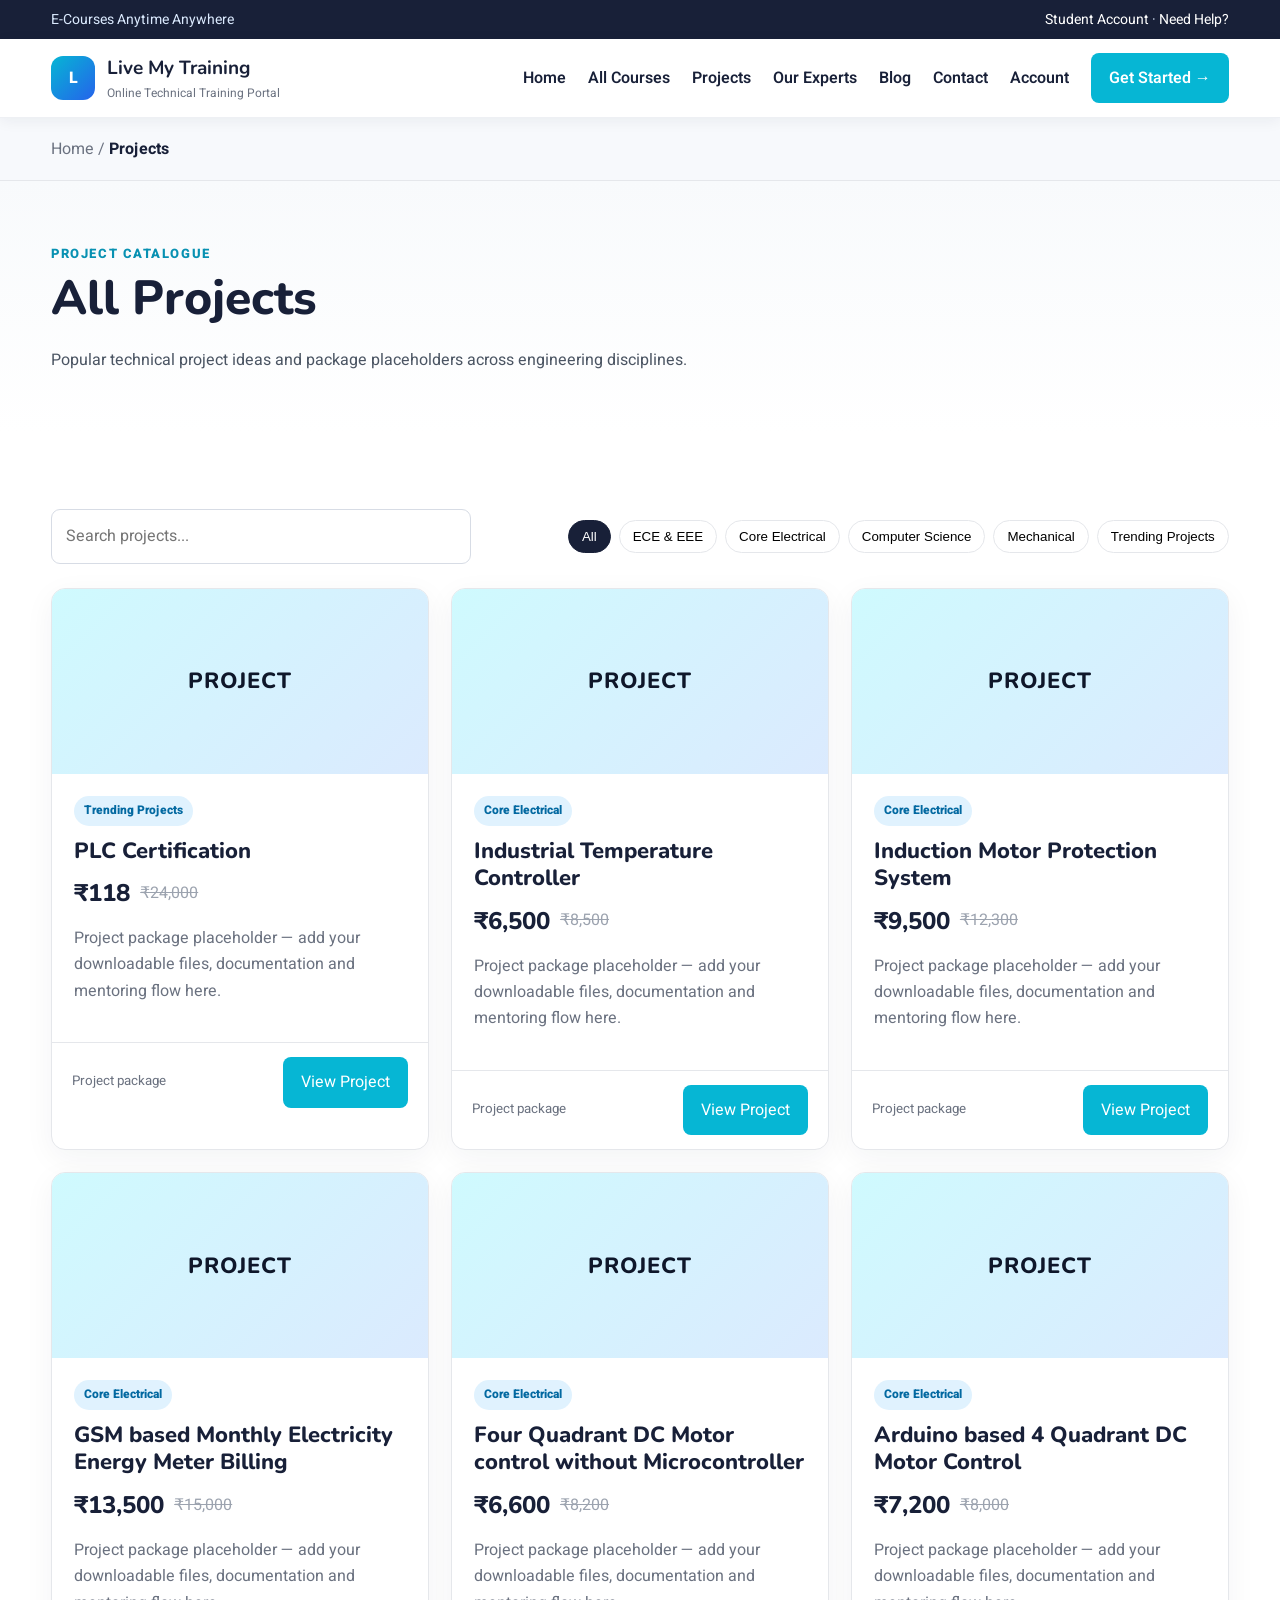
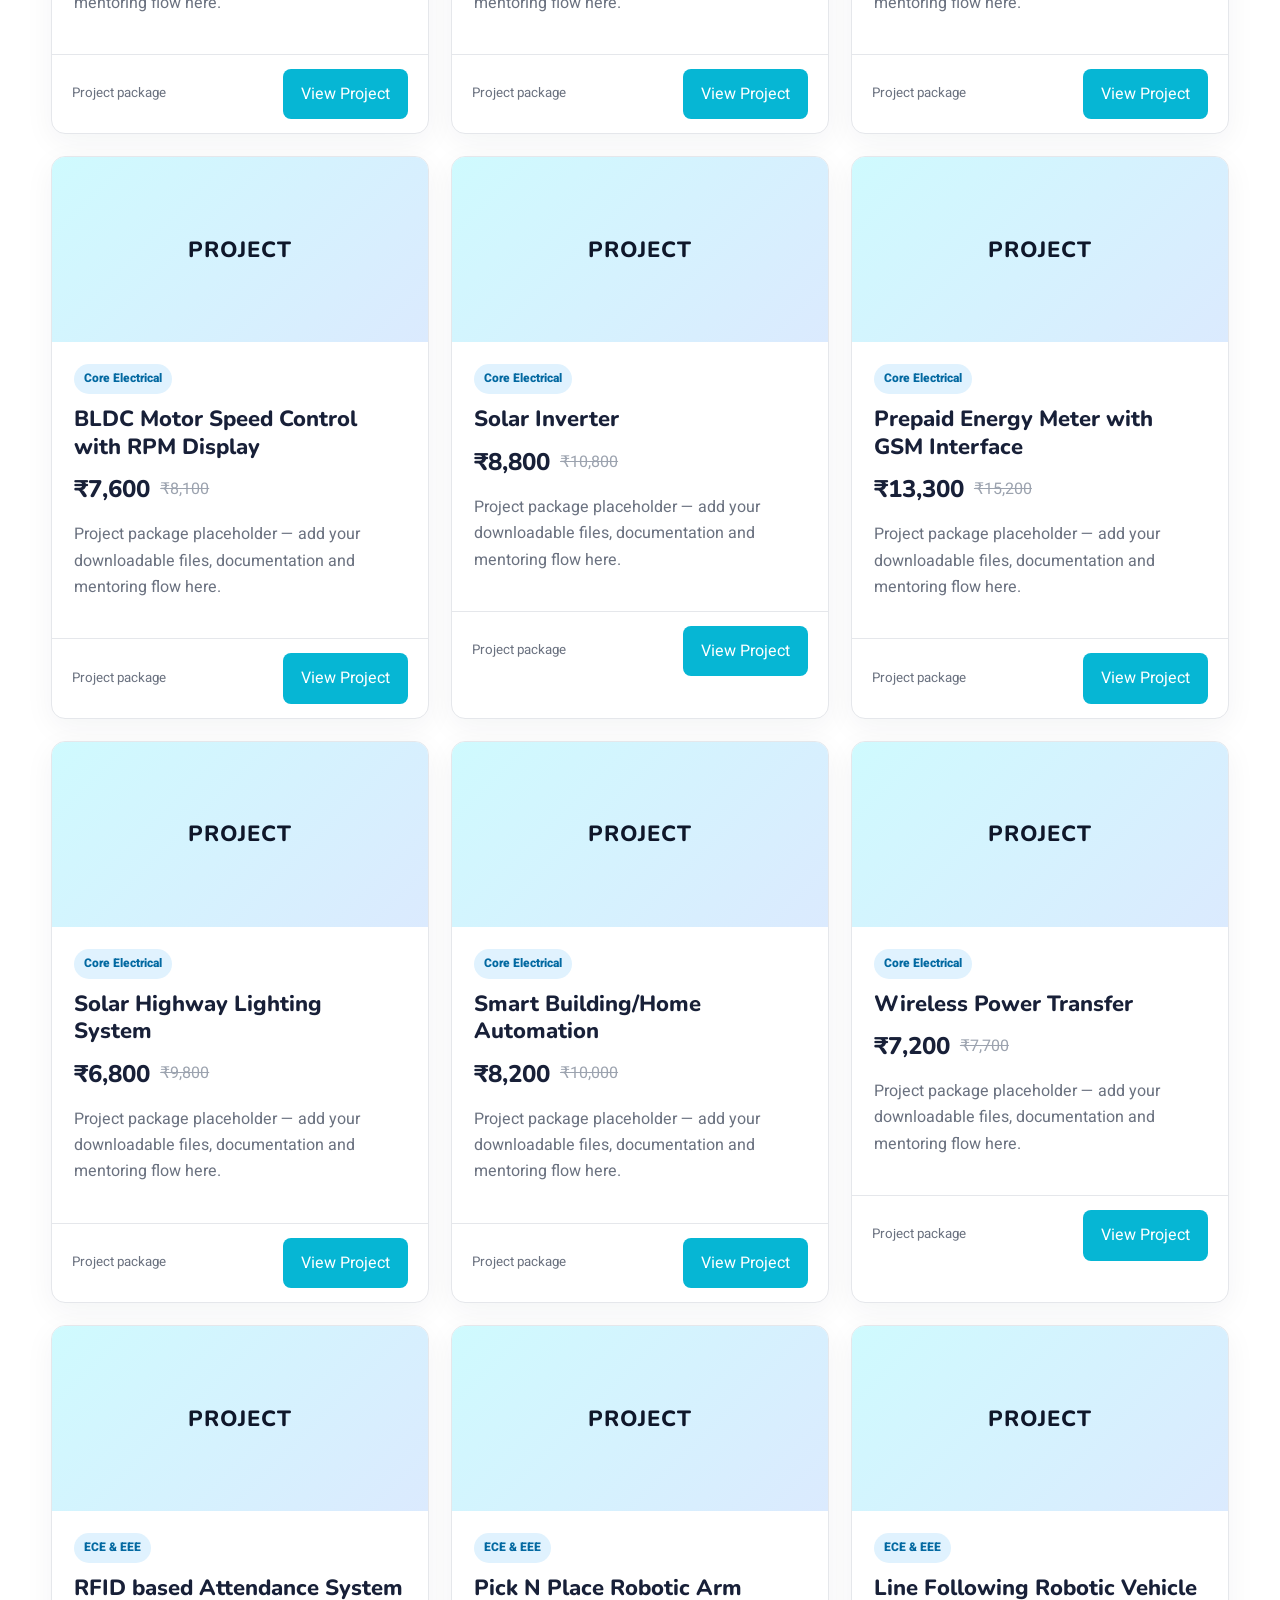
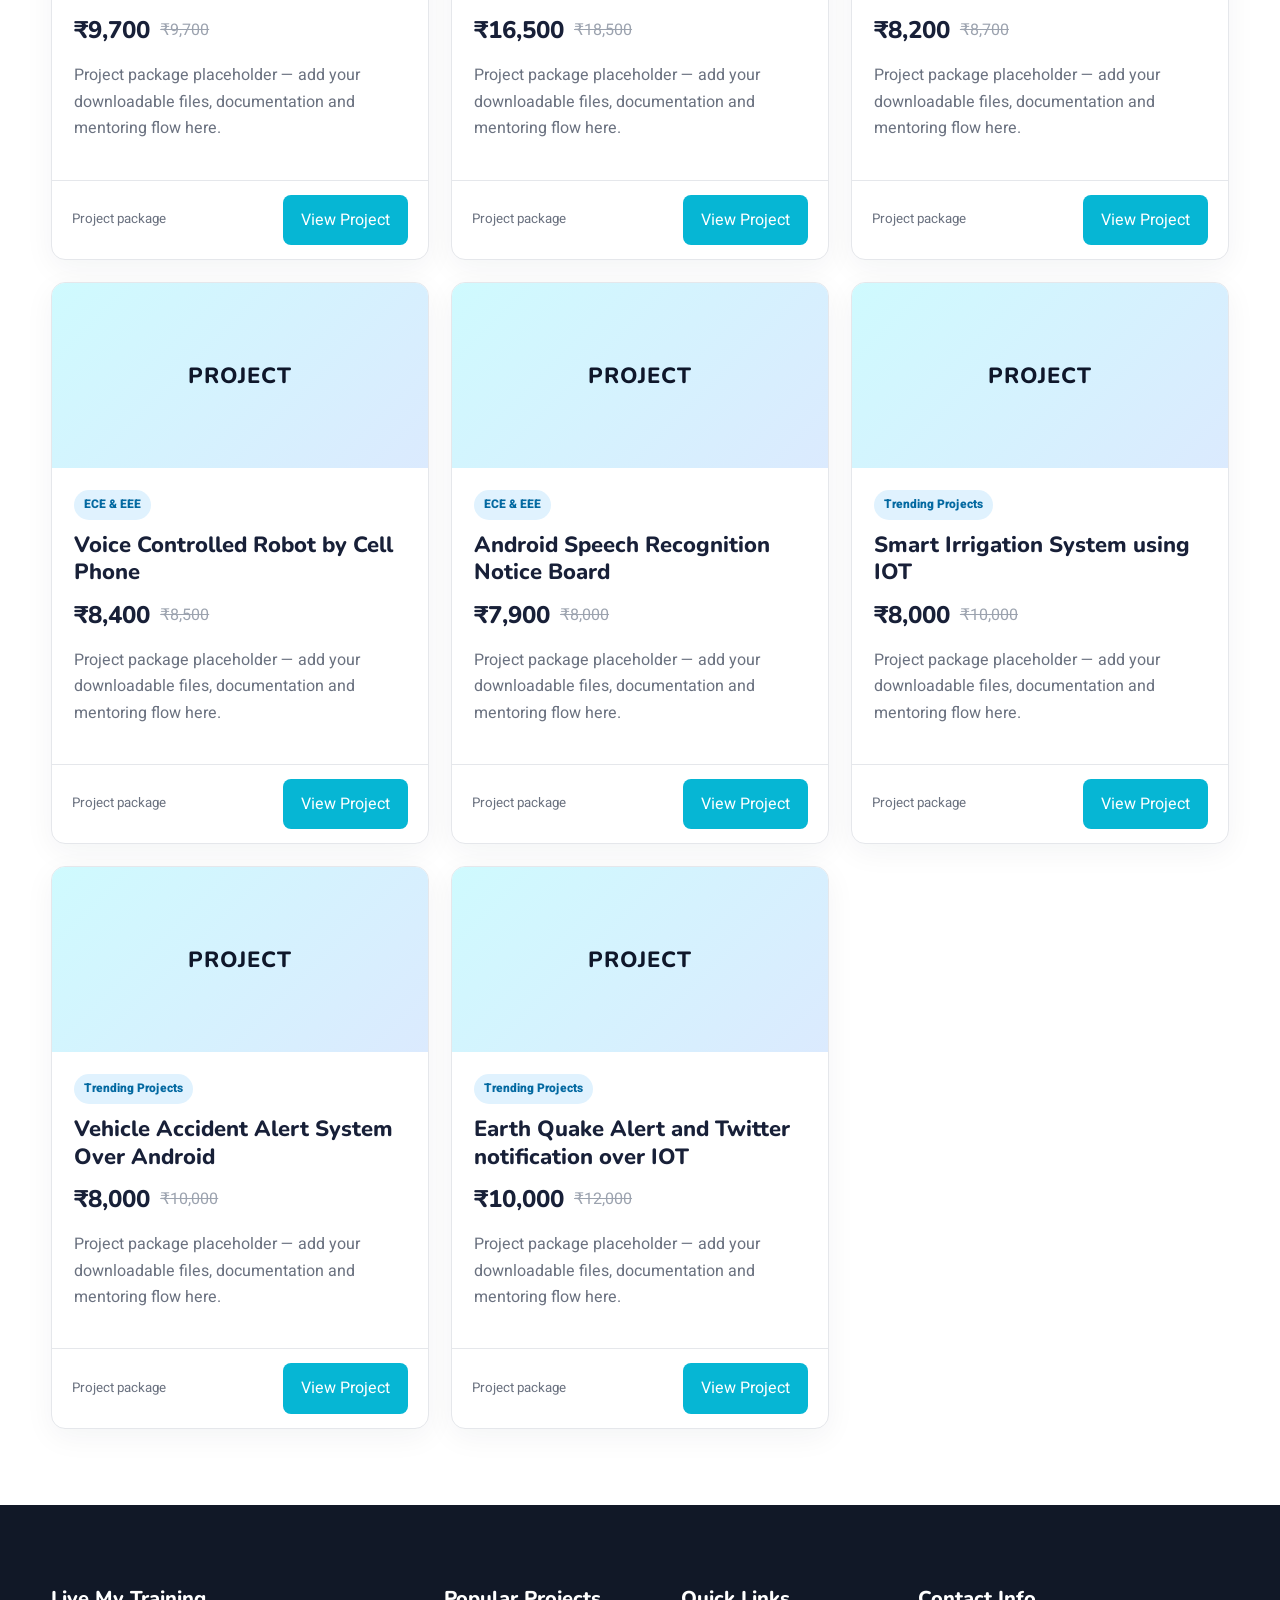
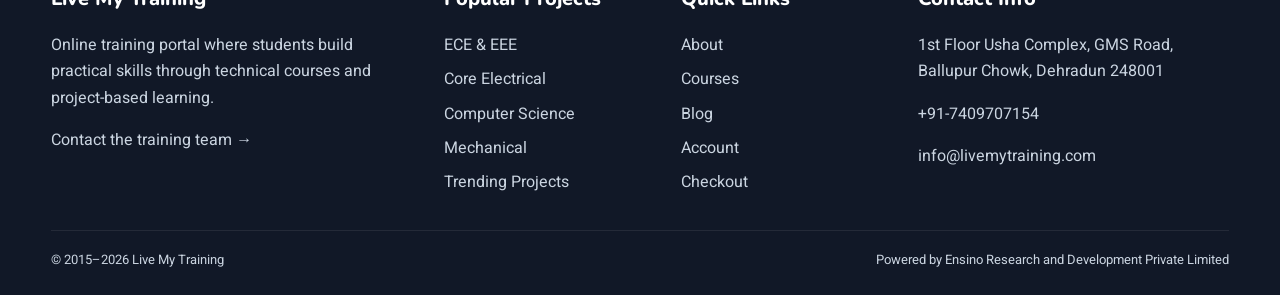
<file: projects.html>
<!doctype html><html lang="en"><head><meta charset="utf-8"><meta name="viewport" content="width=device-width,initial-scale=1"><meta name="description" content="Live My Training — technical courses, engineering projects and online training."><title>Projects · Live My Training</title><link rel="stylesheet" href="assets/style.css"></head><body><div class="topbar"><div class="container inner"><div>E-Courses Anytime Anywhere</div><div><a href="account.html">Student Account</a> · <a href="contact.html">Need Help?</a></div></div></div><nav class="navbar"><div class="container nav-inner"><a class="brand" href="index.html"><div class="brand-mark">L</div><div><strong>Live My Training</strong><span>Online Technical Training Portal</span></div></a><button class="menu" aria-label="Open navigation">☰</button><div class="nav-links"><a href="index.html">Home</a><a href="courses.html">All Courses</a><a href="projects.html">Projects</a><a href="experts.html">Our Experts</a><a href="blog.html">Blog</a><a href="contact.html">Contact</a><a href="account.html">Account</a><a class="nav-cta" href="courses.html">Get Started →</a></div></div></nav><div class="breadcrumb"><div class="container">Home / <span>Projects</span></div></div><section class="page-title"><div class="container"><div class="section-kicker">Project Catalogue</div><h1>All Projects</h1><p>Popular technical project ideas and package placeholders across engineering disciplines.</p></div></section><section class="section"><div class="container"><div class="toolbar"><div class="search"><input id="catalogSearch" placeholder="Search projects..."></div><div class="filters"><button class="filter active" data-filter="All">All</button><button class="filter " data-filter="ECE &amp; EEE">ECE &amp; EEE</button><button class="filter " data-filter="Core Electrical">Core Electrical</button><button class="filter " data-filter="Computer Science">Computer Science</button><button class="filter " data-filter="Mechanical">Mechanical</button><button class="filter " data-filter="Trending Projects">Trending Projects</button></div></div><div class="cards"><article class="card catalog-card" data-category="Trending Projects"><div class="thumb">PROJECT</div><div class="card-body"><span class="pill">Trending Projects</span><h3>PLC Certification</h3><div class="price"><strong>₹118</strong><del>₹24,000</del></div><p class="muted">Project package placeholder — add your downloadable files, documentation and mentoring flow here.</p></div><div class="card-foot"><small>Project package</small><a class="btn btn-primary" href="project.html?project=PLC Certification">View Project</a></div></article><article class="card catalog-card" data-category="Core Electrical"><div class="thumb">PROJECT</div><div class="card-body"><span class="pill">Core Electrical</span><h3>Industrial Temperature Controller</h3><div class="price"><strong>₹6,500</strong><del>₹8,500</del></div><p class="muted">Project package placeholder — add your downloadable files, documentation and mentoring flow here.</p></div><div class="card-foot"><small>Project package</small><a class="btn btn-primary" href="project.html?project=Industrial Temperature Controller">View Project</a></div></article><article class="card catalog-card" data-category="Core Electrical"><div class="thumb">PROJECT</div><div class="card-body"><span class="pill">Core Electrical</span><h3>Induction Motor Protection System</h3><div class="price"><strong>₹9,500</strong><del>₹12,300</del></div><p class="muted">Project package placeholder — add your downloadable files, documentation and mentoring flow here.</p></div><div class="card-foot"><small>Project package</small><a class="btn btn-primary" href="project.html?project=Induction Motor Protection System">View Project</a></div></article><article class="card catalog-card" data-category="Core Electrical"><div class="thumb">PROJECT</div><div class="card-body"><span class="pill">Core Electrical</span><h3>GSM based Monthly Electricity Energy Meter Billing</h3><div class="price"><strong>₹13,500</strong><del>₹15,000</del></div><p class="muted">Project package placeholder — add your downloadable files, documentation and mentoring flow here.</p></div><div class="card-foot"><small>Project package</small><a class="btn btn-primary" href="project.html?project=GSM based Monthly Electricity Energy Meter Billing">View Project</a></div></article><article class="card catalog-card" data-category="Core Electrical"><div class="thumb">PROJECT</div><div class="card-body"><span class="pill">Core Electrical</span><h3>Four Quadrant DC Motor control without Microcontroller</h3><div class="price"><strong>₹6,600</strong><del>₹8,200</del></div><p class="muted">Project package placeholder — add your downloadable files, documentation and mentoring flow here.</p></div><div class="card-foot"><small>Project package</small><a class="btn btn-primary" href="project.html?project=Four Quadrant DC Motor control without Microcontroller">View Project</a></div></article><article class="card catalog-card" data-category="Core Electrical"><div class="thumb">PROJECT</div><div class="card-body"><span class="pill">Core Electrical</span><h3>Arduino based 4 Quadrant DC Motor Control</h3><div class="price"><strong>₹7,200</strong><del>₹8,000</del></div><p class="muted">Project package placeholder — add your downloadable files, documentation and mentoring flow here.</p></div><div class="card-foot"><small>Project package</small><a class="btn btn-primary" href="project.html?project=Arduino based 4 Quadrant DC Motor Control">View Project</a></div></article><article class="card catalog-card" data-category="Core Electrical"><div class="thumb">PROJECT</div><div class="card-body"><span class="pill">Core Electrical</span><h3>BLDC Motor Speed Control with RPM Display</h3><div class="price"><strong>₹7,600</strong><del>₹8,100</del></div><p class="muted">Project package placeholder — add your downloadable files, documentation and mentoring flow here.</p></div><div class="card-foot"><small>Project package</small><a class="btn btn-primary" href="project.html?project=BLDC Motor Speed Control with RPM Display">View Project</a></div></article><article class="card catalog-card" data-category="Core Electrical"><div class="thumb">PROJECT</div><div class="card-body"><span class="pill">Core Electrical</span><h3>Solar Inverter</h3><div class="price"><strong>₹8,800</strong><del>₹10,800</del></div><p class="muted">Project package placeholder — add your downloadable files, documentation and mentoring flow here.</p></div><div class="card-foot"><small>Project package</small><a class="btn btn-primary" href="project.html?project=Solar Inverter">View Project</a></div></article><article class="card catalog-card" data-category="Core Electrical"><div class="thumb">PROJECT</div><div class="card-body"><span class="pill">Core Electrical</span><h3>Prepaid Energy Meter with GSM Interface</h3><div class="price"><strong>₹13,300</strong><del>₹15,200</del></div><p class="muted">Project package placeholder — add your downloadable files, documentation and mentoring flow here.</p></div><div class="card-foot"><small>Project package</small><a class="btn btn-primary" href="project.html?project=Prepaid Energy Meter with GSM Interface">View Project</a></div></article><article class="card catalog-card" data-category="Core Electrical"><div class="thumb">PROJECT</div><div class="card-body"><span class="pill">Core Electrical</span><h3>Solar Highway Lighting System</h3><div class="price"><strong>₹6,800</strong><del>₹9,800</del></div><p class="muted">Project package placeholder — add your downloadable files, documentation and mentoring flow here.</p></div><div class="card-foot"><small>Project package</small><a class="btn btn-primary" href="project.html?project=Solar Highway Lighting System">View Project</a></div></article><article class="card catalog-card" data-category="Core Electrical"><div class="thumb">PROJECT</div><div class="card-body"><span class="pill">Core Electrical</span><h3>Smart Building/Home Automation</h3><div class="price"><strong>₹8,200</strong><del>₹10,000</del></div><p class="muted">Project package placeholder — add your downloadable files, documentation and mentoring flow here.</p></div><div class="card-foot"><small>Project package</small><a class="btn btn-primary" href="project.html?project=Smart Building/Home Automation">View Project</a></div></article><article class="card catalog-card" data-category="Core Electrical"><div class="thumb">PROJECT</div><div class="card-body"><span class="pill">Core Electrical</span><h3>Wireless Power Transfer</h3><div class="price"><strong>₹7,200</strong><del>₹7,700</del></div><p class="muted">Project package placeholder — add your downloadable files, documentation and mentoring flow here.</p></div><div class="card-foot"><small>Project package</small><a class="btn btn-primary" href="project.html?project=Wireless Power Transfer">View Project</a></div></article><article class="card catalog-card" data-category="ECE &amp; EEE"><div class="thumb">PROJECT</div><div class="card-body"><span class="pill">ECE &amp; EEE</span><h3>RFID based Attendance System</h3><div class="price"><strong>₹9,700</strong><del>₹9,700</del></div><p class="muted">Project package placeholder — add your downloadable files, documentation and mentoring flow here.</p></div><div class="card-foot"><small>Project package</small><a class="btn btn-primary" href="project.html?project=RFID based Attendance System">View Project</a></div></article><article class="card catalog-card" data-category="ECE &amp; EEE"><div class="thumb">PROJECT</div><div class="card-body"><span class="pill">ECE &amp; EEE</span><h3>Pick N Place Robotic Arm</h3><div class="price"><strong>₹16,500</strong><del>₹18,500</del></div><p class="muted">Project package placeholder — add your downloadable files, documentation and mentoring flow here.</p></div><div class="card-foot"><small>Project package</small><a class="btn btn-primary" href="project.html?project=Pick N Place Robotic Arm">View Project</a></div></article><article class="card catalog-card" data-category="ECE &amp; EEE"><div class="thumb">PROJECT</div><div class="card-body"><span class="pill">ECE &amp; EEE</span><h3>Line Following Robotic Vehicle</h3><div class="price"><strong>₹8,200</strong><del>₹8,700</del></div><p class="muted">Project package placeholder — add your downloadable files, documentation and mentoring flow here.</p></div><div class="card-foot"><small>Project package</small><a class="btn btn-primary" href="project.html?project=Line Following Robotic Vehicle">View Project</a></div></article><article class="card catalog-card" data-category="ECE &amp; EEE"><div class="thumb">PROJECT</div><div class="card-body"><span class="pill">ECE &amp; EEE</span><h3>Voice Controlled Robot by Cell Phone</h3><div class="price"><strong>₹8,400</strong><del>₹8,500</del></div><p class="muted">Project package placeholder — add your downloadable files, documentation and mentoring flow here.</p></div><div class="card-foot"><small>Project package</small><a class="btn btn-primary" href="project.html?project=Voice Controlled Robot by Cell Phone">View Project</a></div></article><article class="card catalog-card" data-category="ECE &amp; EEE"><div class="thumb">PROJECT</div><div class="card-body"><span class="pill">ECE &amp; EEE</span><h3>Android Speech Recognition Notice Board</h3><div class="price"><strong>₹7,900</strong><del>₹8,000</del></div><p class="muted">Project package placeholder — add your downloadable files, documentation and mentoring flow here.</p></div><div class="card-foot"><small>Project package</small><a class="btn btn-primary" href="project.html?project=Android Speech Recognition Notice Board">View Project</a></div></article><article class="card catalog-card" data-category="Trending Projects"><div class="thumb">PROJECT</div><div class="card-body"><span class="pill">Trending Projects</span><h3>Smart Irrigation System using IOT</h3><div class="price"><strong>₹8,000</strong><del>₹10,000</del></div><p class="muted">Project package placeholder — add your downloadable files, documentation and mentoring flow here.</p></div><div class="card-foot"><small>Project package</small><a class="btn btn-primary" href="project.html?project=Smart Irrigation System using IOT">View Project</a></div></article><article class="card catalog-card" data-category="Trending Projects"><div class="thumb">PROJECT</div><div class="card-body"><span class="pill">Trending Projects</span><h3>Vehicle Accident Alert System Over Android</h3><div class="price"><strong>₹8,000</strong><del>₹10,000</del></div><p class="muted">Project package placeholder — add your downloadable files, documentation and mentoring flow here.</p></div><div class="card-foot"><small>Project package</small><a class="btn btn-primary" href="project.html?project=Vehicle Accident Alert System Over Android">View Project</a></div></article><article class="card catalog-card" data-category="Trending Projects"><div class="thumb">PROJECT</div><div class="card-body"><span class="pill">Trending Projects</span><h3>Earth Quake Alert and Twitter notification over IOT</h3><div class="price"><strong>₹10,000</strong><del>₹12,000</del></div><p class="muted">Project package placeholder — add your downloadable files, documentation and mentoring flow here.</p></div><div class="card-foot"><small>Project package</small><a class="btn btn-primary" href="project.html?project=Earth Quake Alert and Twitter notification over IOT">View Project</a></div></article></div></div></section><footer class="footer"><div class="container footer-grid"><div><h3>Live My Training</h3><p>Online training portal where students build practical skills through technical courses and project-based learning.</p><p><a href="contact.html">Contact the training team →</a></p></div><div><h3>Popular Projects</h3><ul><li><a href="projects.html?cat=ECE%20%26%20EEE">ECE & EEE</a></li><li><a href="projects.html?cat=Core%20Electrical">Core Electrical</a></li><li><a href="projects.html?cat=Computer%20Science">Computer Science</a></li><li><a href="projects.html?cat=Mechanical">Mechanical</a></li><li><a href="projects.html?cat=Trending%20Projects">Trending Projects</a></li></ul></div><div><h3>Quick Links</h3><ul><li><a href="about.html">About</a></li><li><a href="courses.html">Courses</a></li><li><a href="blog.html">Blog</a></li><li><a href="account.html">Account</a></li><li><a href="checkout.html">Checkout</a></li></ul></div><div><h3>Contact Info</h3><p>1st Floor Usha Complex, GMS Road, Ballupur Chowk, Dehradun 248001</p><p>+91-7409707154</p><p>info@livemytraining.com</p></div></div><div class="container footer-bottom"><div>© 2015–2026 Live My Training</div><div>Powered by Ensino Research and Development Private Limited</div></div></footer><script src="assets/app.js"></script></body></html>
</file>
<file: assets/style.css>
@import url('https://fonts.googleapis.com/css2?family=Heebo:wght@400;500;600&family=Nunito:wght@600;700;800&display=swap');
:root{--primary:#06b6d4;--primary-dark:#0891b2;--ink:#182038;--muted:#6b7280;--soft:#f5f7fb;--line:#e5e7eb;--white:#fff;--accent:#ff8a3d}
*{box-sizing:border-box}html{scroll-behavior:smooth}body{margin:0;font-family:Heebo,Arial,sans-serif;color:#4b5563;background:#fff;line-height:1.65}.container{width:min(1180px,92%);margin:auto}.topbar{background:var(--ink);color:#dbeafe;font-size:14px}.topbar .inner{display:flex;justify-content:space-between;gap:20px;padding:8px 0}.topbar a{color:#fff;text-decoration:none}.navbar{position:sticky;top:0;z-index:50;background:#fff;border-bottom:1px solid #eef0f4;box-shadow:0 3px 14px rgba(24,32,56,.06)}.nav-inner{display:flex;align-items:center;justify-content:space-between;min-height:78px;gap:20px}.brand{display:flex;align-items:center;gap:12px;text-decoration:none;color:var(--ink)}.brand-mark{width:44px;height:44px;border-radius:12px;background:linear-gradient(135deg,var(--primary),#2563eb);display:grid;place-items:center;color:#fff;font-weight:800}.brand strong{font-family:Nunito,sans-serif;font-size:19px;display:block}.brand span{font-size:12px;color:var(--muted);display:block}.nav-links{display:flex;align-items:center;gap:22px}.nav-links a{color:var(--ink);text-decoration:none;font-weight:600}.nav-links a:hover,.nav-links a.active{color:var(--primary-dark)}.nav-cta{padding:12px 18px!important;color:#fff!important;background:var(--primary);border-radius:8px}.menu{display:none;border:0;background:none;font-size:28px;color:var(--ink)}
.hero{background:linear-gradient(120deg,#182038 0%,#233a68 48%,#0e7490 100%);color:white;padding:84px 0 76px}.hero-grid{display:grid;grid-template-columns:1.15fr .85fr;gap:50px;align-items:center}.eyebrow{letter-spacing:.12em;text-transform:uppercase;font-size:13px;color:#67e8f9;font-weight:800}.hero h1{font-family:Nunito,sans-serif;font-size:clamp(42px,6vw,68px);line-height:1.07;margin:14px 0 18px}.hero p{font-size:19px;color:#dbeafe;max-width:680px}.hero-actions{display:flex;gap:12px;flex-wrap:wrap;margin-top:28px}.btn{display:inline-flex;align-items:center;justify-content:center;gap:8px;border:0;border-radius:8px;padding:12px 18px;text-decoration:none;font-weight:700;cursor:pointer;font:inherit}.btn-primary{background:var(--primary);color:white}.btn-primary:hover{background:var(--primary-dark)}.btn-light{background:#fff;color:var(--ink)}.btn-outline{background:#fff;color:var(--primary-dark);border:1px solid #c7d2fe}.hero-card{background:rgba(255,255,255,.09);border:1px solid rgba(255,255,255,.15);border-radius:18px;padding:28px;backdrop-filter:blur(8px)}.hero-card h3{font-family:Nunito,sans-serif;margin-top:0;color:white}.stats{display:grid;grid-template-columns:repeat(3,1fr);gap:12px;margin-top:25px}.stat{background:#fff;border:1px solid var(--line);border-radius:12px;padding:18px}.stat strong{display:block;font:800 28px Nunito;color:var(--ink)}.stat span{color:var(--muted);font-size:13px}
.section{padding:76px 0}.section.soft{background:var(--soft)}.section-head{text-align:center;max-width:750px;margin:0 auto 38px}.section-kicker{color:var(--primary-dark);text-transform:uppercase;font-weight:800;font-size:13px;letter-spacing:.12em}.section-head h2{font:800 clamp(32px,4vw,46px) Nunito;color:var(--ink);margin:8px 0 12px}.section-head p{margin:0;color:var(--muted)}.cards{display:grid;grid-template-columns:repeat(3,1fr);gap:22px}.card{background:#fff;border:1px solid var(--line);border-radius:14px;overflow:hidden;box-shadow:0 8px 30px rgba(24,32,56,.05)}.card-body{padding:22px}.thumb{height:185px;background:linear-gradient(135deg,#cffafe,#dbeafe);display:grid;place-items:center;color:#0f172a;font:800 22px Nunito;text-transform:uppercase;letter-spacing:.05em}.pill{display:inline-block;border-radius:999px;padding:5px 10px;font-size:12px;font-weight:800;background:#e0f2fe;color:#0369a1}.price{display:flex;align-items:center;gap:10px;margin:12px 0}.price strong{font:800 24px Nunito;color:var(--ink)}.price del{color:#9ca3af}.card h3{font:800 22px Nunito;color:var(--ink);line-height:1.25;margin:12px 0 8px}.muted{color:var(--muted)}.card-foot{border-top:1px solid var(--line);padding:14px 20px;display:flex;justify-content:space-between;align-items:center;gap:10px}.card-foot small{color:var(--muted)}.icon-grid{display:grid;grid-template-columns:repeat(4,1fr);gap:18px}.icon-card{padding:26px 20px;border:1px solid var(--line);border-radius:14px;background:#fff;text-align:center}.icon{width:58px;height:58px;border-radius:15px;background:#ecfeff;color:#0e7490;display:grid;place-items:center;margin:0 auto 15px;font-size:26px}.icon-card h3{font:800 19px Nunito;color:var(--ink);margin:0 0 7px}
.split{display:grid;grid-template-columns:1fr 1fr;gap:44px;align-items:center}.image-box{min-height:390px;border-radius:18px;background:linear-gradient(135deg,#0f172a,#164e63);position:relative;overflow:hidden}.image-box:before{content:'';position:absolute;inset:24px;border:1px solid rgba(255,255,255,.18);border-radius:14px}.image-box .center{position:absolute;inset:0;display:grid;place-items:center;color:white;font:800 26px Nunito}.checklist{display:grid;grid-template-columns:1fr 1fr;gap:12px;margin:22px 0}.check{padding:12px 14px;background:#f8fafc;border-radius:10px;color:#1f2937}.check:before{content:'✓';color:var(--primary-dark);font-weight:800;margin-right:9px}
.breadcrumb{background:#f7f9fc;border-bottom:1px solid var(--line);padding:18px 0;color:var(--muted)}.breadcrumb span{color:var(--ink);font-weight:700}.page-title{padding:62px 0 44px;background:linear-gradient(180deg,#f8fafc,#fff)}.page-title h1{font:800 48px Nunito;color:var(--ink);margin:0 0 8px}.toolbar{display:flex;justify-content:space-between;gap:15px;align-items:center;flex-wrap:wrap;margin-bottom:24px}.search{display:flex;gap:8px;width:min(420px,100%)}.search input,.field input,.field textarea,.field select{width:100%;padding:13px 14px;border:1px solid #d7dce5;border-radius:9px;font:inherit;outline:none}.search input:focus,.field input:focus,.field textarea:focus,.field select:focus{border-color:#7dd3fc;box-shadow:0 0 0 3px #ecfeff}.filters{display:flex;gap:8px;flex-wrap:wrap}.filter{border:1px solid var(--line);background:#fff;border-radius:999px;padding:8px 13px;cursor:pointer}.filter.active{background:var(--ink);color:#fff;border-color:var(--ink)}
.detail{display:grid;grid-template-columns:1.25fr .75fr;gap:28px;align-items:start}.panel{background:#fff;border:1px solid var(--line);border-radius:14px;padding:24px;box-shadow:0 8px 30px rgba(24,32,56,.05)}.panel h2,.panel h3{font-family:Nunito;color:var(--ink)}.video-placeholder{aspect-ratio:16/9;border-radius:12px;background:#0f172a;color:#94a3b8;display:grid;place-items:center;text-align:center}.lesson-list{display:grid;gap:10px;margin-top:18px}.lesson{display:flex;justify-content:space-between;gap:10px;padding:13px 14px;border:1px solid var(--line);border-radius:9px}.badge{font-size:12px;font-weight:800;background:#f1f5f9;border-radius:999px;padding:4px 9px;color:#475569}
.form-grid{display:grid;grid-template-columns:1fr 1fr;gap:18px}.field{display:grid;gap:7px}.field.full{grid-column:1/-1}.field label{font-weight:700;color:var(--ink)}.account-grid{display:grid;grid-template-columns:1fr 1fr;gap:26px}.notice{padding:14px 16px;background:#fffbeb;color:#92400e;border:1px solid #fde68a;border-radius:10px}.footer{background:#111827;color:#cbd5e1;padding:60px 0 25px}.footer-grid{display:grid;grid-template-columns:1.4fr .8fr .8fr 1.2fr;gap:30px}.footer h3{font:800 20px Nunito;color:#fff}.footer a{color:#cbd5e1;text-decoration:none}.footer ul{list-style:none;padding:0;margin:0;display:grid;gap:8px}.footer-bottom{border-top:1px solid rgba(255,255,255,.08);margin-top:34px;padding-top:18px;display:flex;justify-content:space-between;gap:15px;flex-wrap:wrap;font-size:13px}
.empty{padding:50px;text-align:center;border:1px dashed #cbd5e1;border-radius:14px;background:#f8fafc}.empty strong{font:800 24px Nunito;color:var(--ink)}.table-wrap{overflow:auto}.simple-table{width:100%;border-collapse:collapse}.simple-table th,.simple-table td{text-align:left;padding:13px;border-bottom:1px solid var(--line)}.simple-table th{font-family:Nunito;color:var(--ink)}
@media(max-width:980px){.nav-links{display:none;position:absolute;top:78px;left:0;right:0;background:#fff;border-bottom:1px solid var(--line);padding:18px 4%;flex-direction:column;align-items:stretch}.nav-links.open{display:flex}.menu{display:block}.hero-grid,.split,.detail,.account-grid{grid-template-columns:1fr}.cards{grid-template-columns:repeat(2,1fr)}.icon-grid{grid-template-columns:repeat(2,1fr)}.footer-grid{grid-template-columns:1fr 1fr}}
@media(max-width:620px){.topbar .inner{display:block;text-align:center}.hero{padding:65px 0}.cards{grid-template-columns:1fr}.icon-grid{grid-template-columns:1fr}.stats{grid-template-columns:1fr}.form-grid{grid-template-columns:1fr}.field.full{grid-column:auto}.footer-grid{grid-template-columns:1fr}.page-title h1{font-size:38px}.checklist{grid-template-columns:1fr}}
</file>
